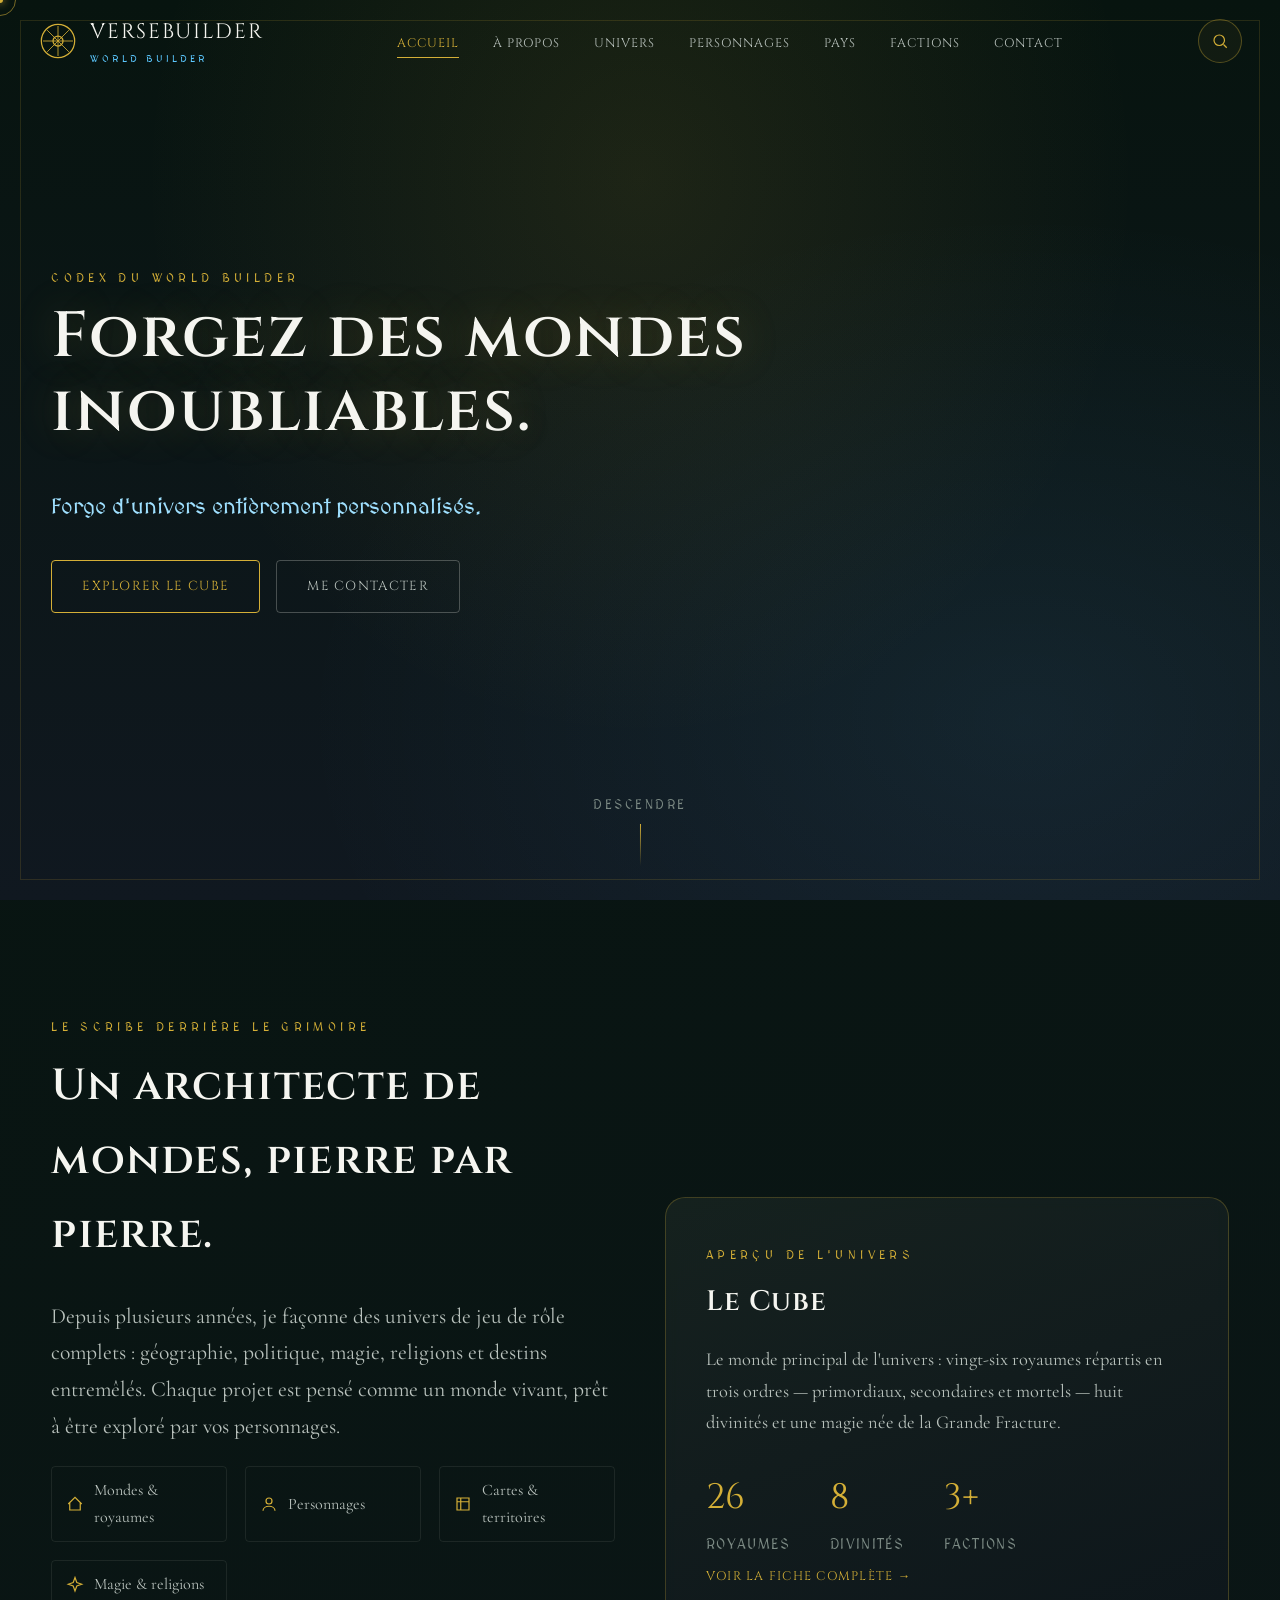
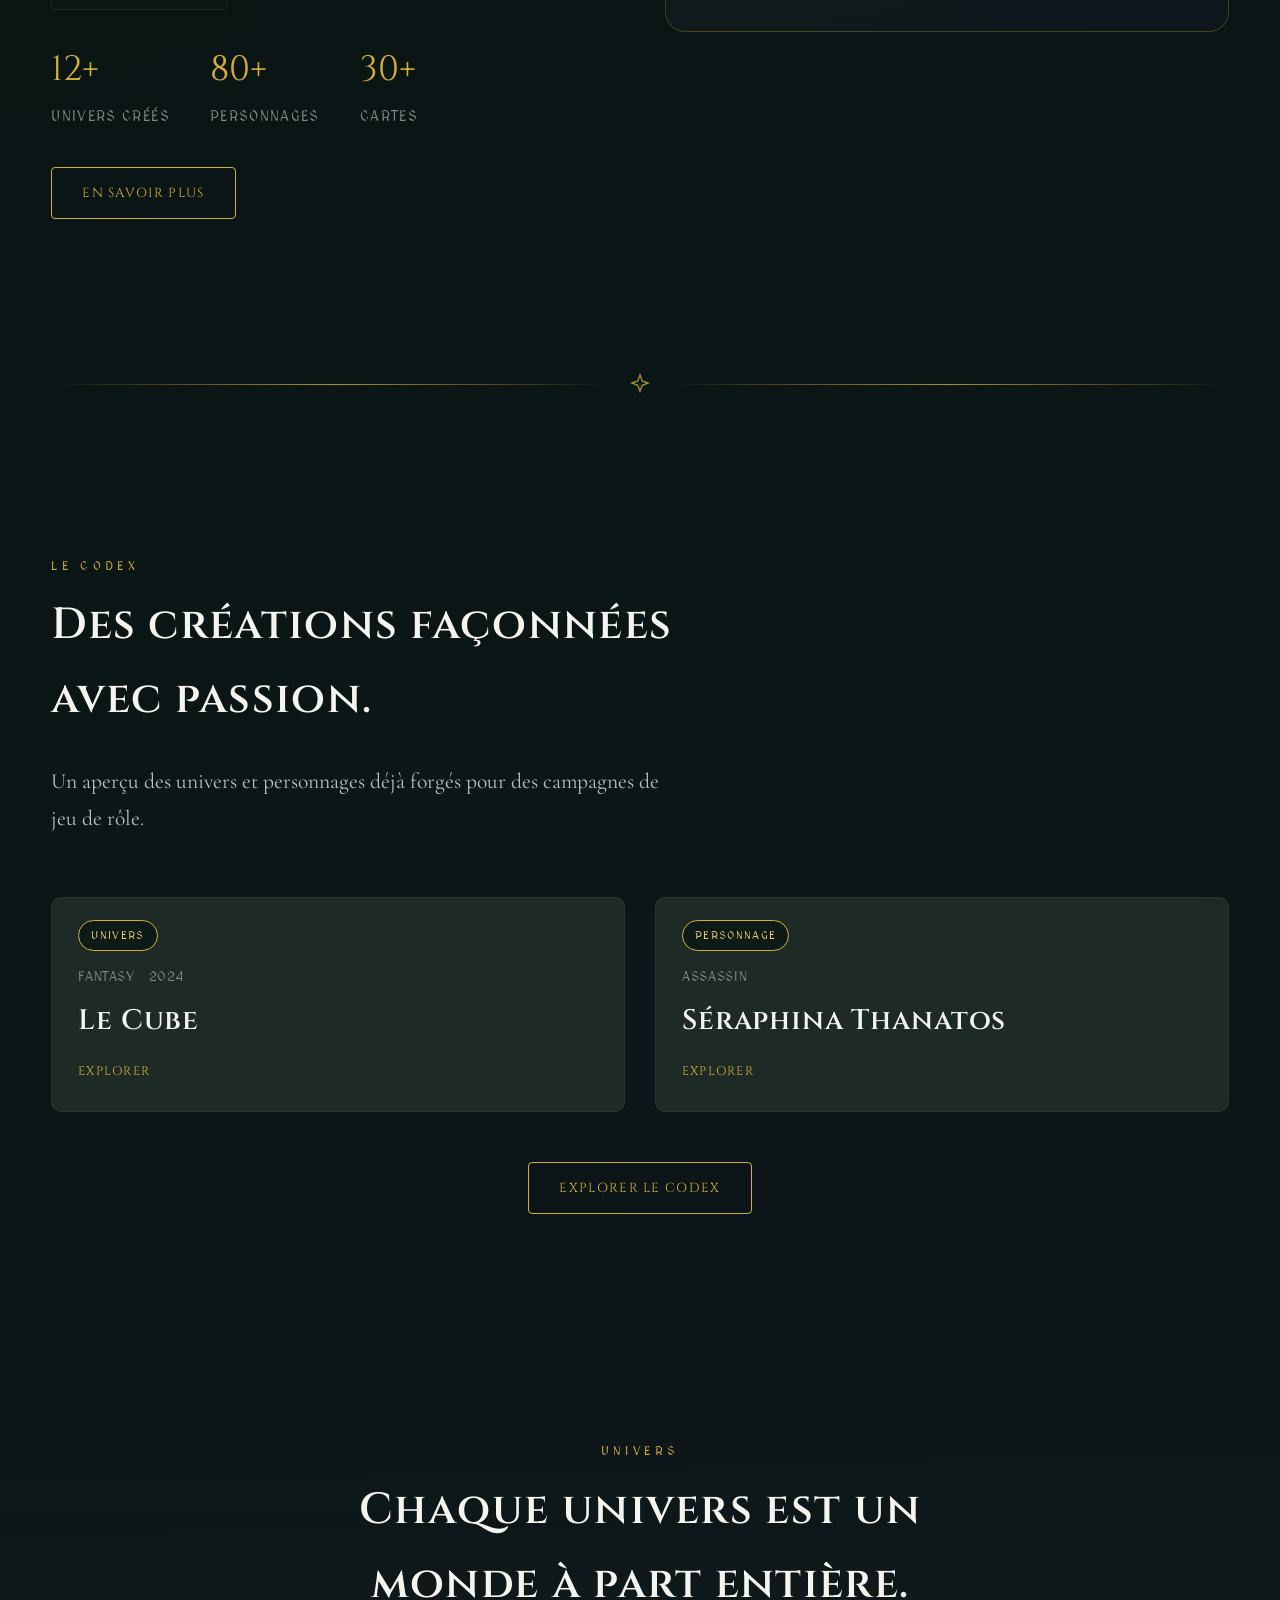
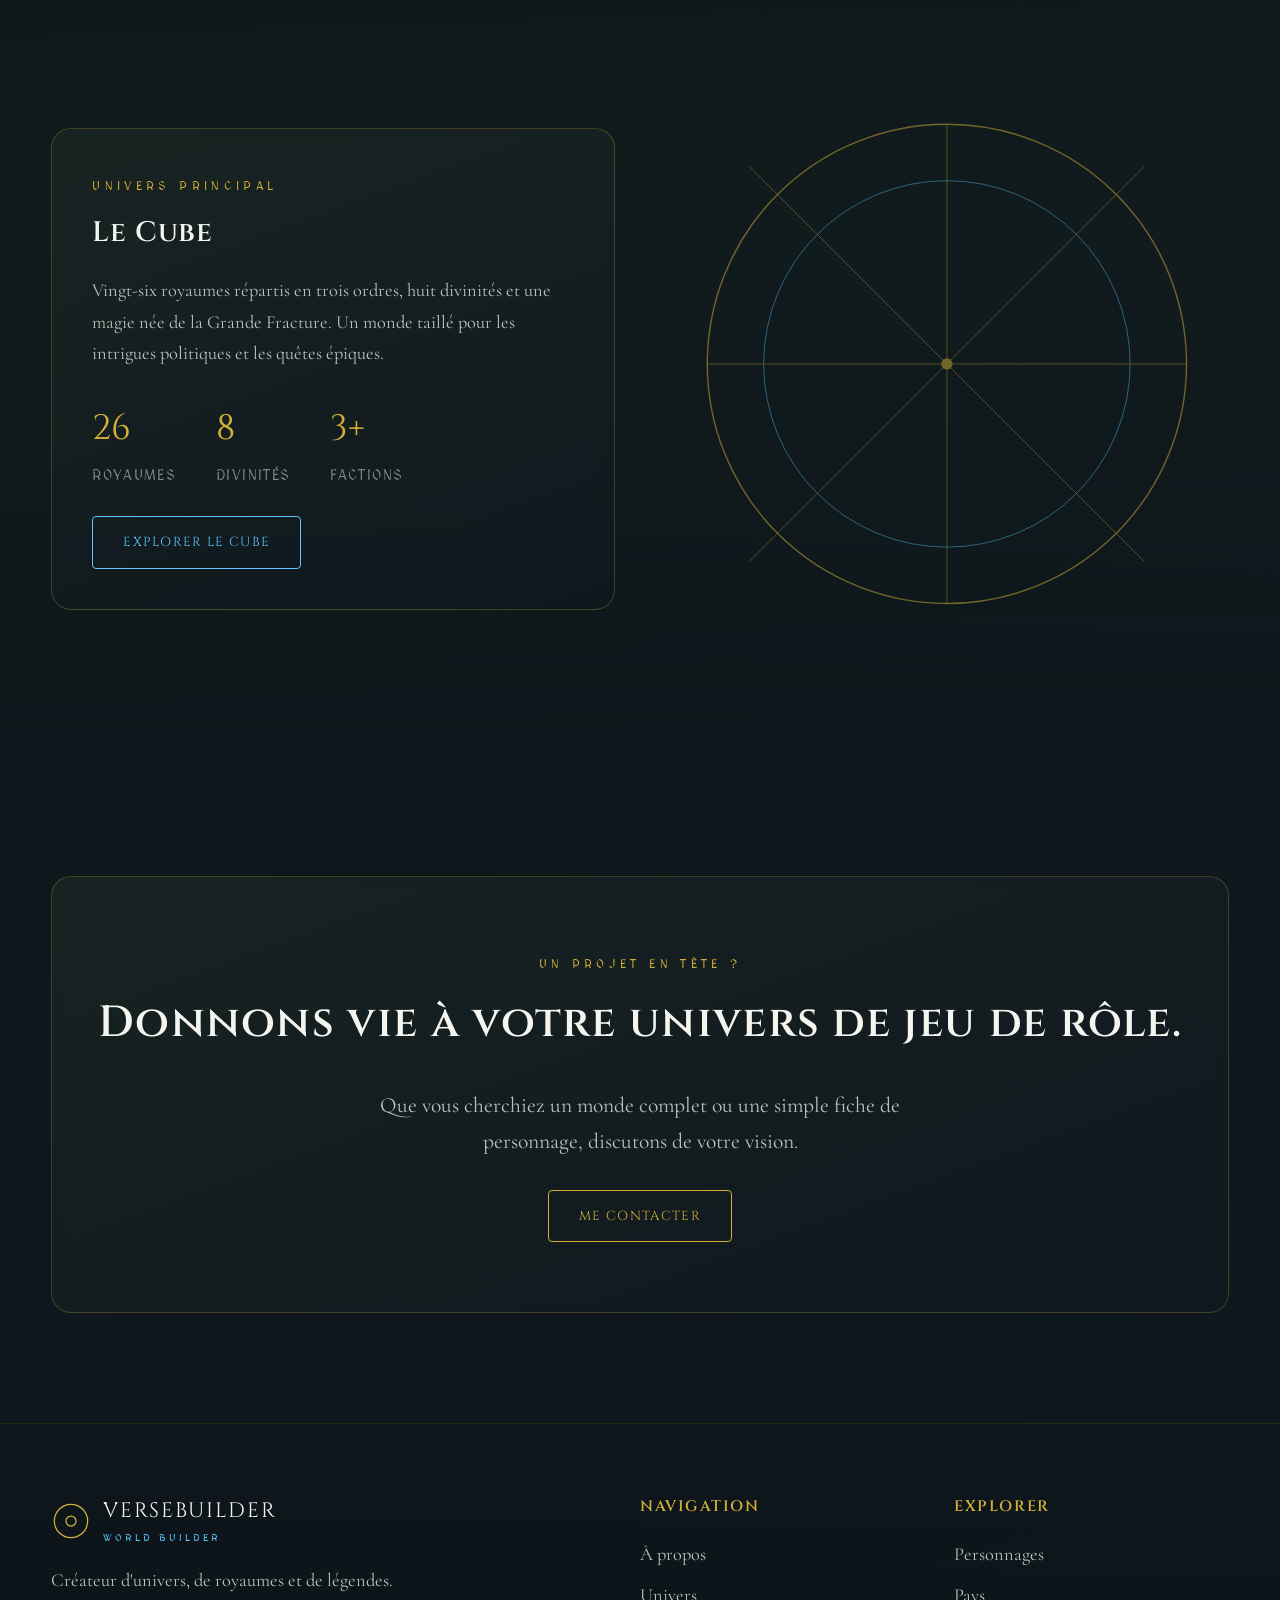
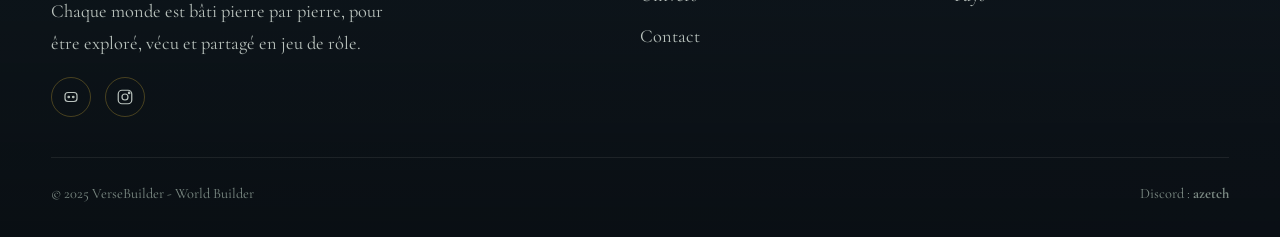
<file: index.html>
<!DOCTYPE html>
<html lang="fr">
<head>
<meta charset="UTF-8">
<meta name="viewport" content="width=device-width, initial-scale=1.0">
<title>VerseBuilder — World Builder | Créateur d'univers RP</title>
<meta name="description" content="VerseBuilder, World Builder : création d'univers de jeu de rôle entièrement personnalisés — mondes, royaumes, personnages et factions.">

<!-- Polices premium -->
<link rel="preconnect" href="https://fonts.googleapis.com">
<link rel="preconnect" href="https://fonts.gstatic.com" crossorigin>
<link href="https://fonts.googleapis.com/css2?family=Cinzel:wght@500;600;700&family=Cormorant+Garamond:ital,wght@0,400;0,500;0,600;1,400&family=MedievalSharp&display=swap" rel="stylesheet">

<!-- Feuille de style principale -->
<link rel="stylesheet" href="style.css">
</head>
<body data-root="">

  <!-- Loader d'entrée -->
  <div id="loader" aria-hidden="true">
    <div class="loader-sigil"></div>
    <div class="loader-text">Ouverture du grimoire…</div>
  </div>

  <!-- Curseur personnalisé -->
  <div class="cursor-dot"></div>
  <div class="cursor-ring"></div>

  <!-- Fond animé : étoiles, brume, carte ancienne, parchemin, vignette -->
  <canvas id="starfield"></canvas>
  <canvas id="fogCanvas"></canvas>
  <div class="map-overlay"></div>
  <div class="parchment-texture"></div>
  <div class="vignette"></div>

  <!-- ============ HEADER ============ -->
  <header class="site-header">
    <div class="header-inner">
      <a href="index.html" class="logo">
        <svg class="logo-sigil" viewBox="0 0 48 48" fill="none" xmlns="http://www.w3.org/2000/svg">
          <circle cx="24" cy="24" r="20" stroke-width="1.5"/>
          <path d="M24 6 L24 42 M6 24 L42 24 M11 11 L37 37 M37 11 L11 37" stroke-width="1"/>
          <circle cx="24" cy="24" r="6" stroke-width="1.5"/>
        </svg>
        <span><span class="name">VERSEBUILDER</span><small>World Builder</small></span>
      </a>
      <nav class="main-nav">
        <ul>
          <li><a href="index.html" class="active">Accueil</a></li>
          <li><a href="about.html">À propos</a></li>
          <li><a href="monde.html">Univers</a></li>
          <li><a href="personnages.html">Personnages</a></li>
          <li><a href="pays.html">Pays</a></li>
          <li><a href="factions.html">Factions</a></li>
          <li><a href="contact.html">Contact</a></li>
        </ul>
      </nav>
      <button class="search-trigger" aria-label="Rechercher dans le codex">
        <svg viewBox="0 0 24 24" fill="none" stroke="currentColor" stroke-width="1.6"><circle cx="11" cy="11" r="7"/><path d="M21 21l-4.3-4.3"/></svg>
      </button>
      <button class="nav-toggle" aria-label="Ouvrir le menu"><span></span><span></span><span></span></button>
    </div>
  </header>

  <!-- ============ HERO ============ -->
  <section class="hero">
    <div class="hero-bg"></div>
    <div class="hero-frame"></div>
    <div class="container">
      <div class="hero-content">
        <span class="eyebrow reveal">Codex du World Builder</span>
        <h1 class="reveal reveal-delay-1">Forgez des mondes inoubliables.</h1>
        <p class="hero-sub reveal reveal-delay-2">Forge d'univers entièrement personnalisés.</p>
        <div class="btn-row reveal reveal-delay-3">
          <a href="monde.html" class="btn">Explorer Le Cube</a>
          <a href="contact.html" class="btn btn-ghost">Me contacter</a>
        </div>
      </div>
    </div>
    <div class="hero-scroll-hint">
      <span>Descendre</span>
      <div class="line"></div>
    </div>
  </section>

  <!-- ============ INTRO / À PROPOS (aperçu) ============ -->
  <section id="apropos">
    <div class="container grid-2">
      <div class="reveal">
        <span class="eyebrow">Le scribe derrière le grimoire</span>
        <h2>Un architecte de mondes, pierre par pierre.</h2>
        <p class="lede">Depuis plusieurs années, je façonne des univers de jeu de rôle complets : géographie, politique, magie, religions et destins entremêlés. Chaque projet est pensé comme un monde vivant, prêt à être exploré par vos personnages.</p>
        <ul class="icon-list">
          <li><svg viewBox="0 0 24 24" fill="none" stroke="currentColor" stroke-width="1.6"><path d="M3 12l9-9 9 9M5 10v10h14V10"/></svg>Mondes &amp; royaumes</li>
          <li><svg viewBox="0 0 24 24" fill="none" stroke="currentColor" stroke-width="1.6"><circle cx="12" cy="8" r="4"/><path d="M4 21c0-4 4-6 8-6s8 2 8 6"/></svg>Personnages</li>
          <li><svg viewBox="0 0 24 24" fill="none" stroke="currentColor" stroke-width="1.6"><path d="M4 4h16v16H4z"/><path d="M4 9h16M9 4v16"/></svg>Cartes &amp; territoires</li>
          <li><svg viewBox="0 0 24 24" fill="none" stroke="currentColor" stroke-width="1.6"><path d="M12 2l2.4 6.6L21 11l-6.6 2.4L12 20l-2.4-6.6L3 11l6.6-2.4z"/></svg>Magie &amp; religions</li>
        </ul>
        <div class="stat-row">
          <div class="stat"><span class="num">12+</span><span class="label">Univers créés</span></div>
          <div class="stat"><span class="num">80+</span><span class="label">Personnages</span></div>
          <div class="stat"><span class="num">30+</span><span class="label">Cartes</span></div>
        </div>
        <div class="btn-row" style="margin-top:36px;">
          <a href="about.html" class="btn">En savoir plus</a>
        </div>
      </div>
      <div class="reveal reveal-delay-2">
        <div class="panel">
          <span class="eyebrow">Aperçu de l'univers</span>
          <h3>Le Cube</h3>
          <p>Le monde principal de l'univers : vingt-six royaumes répartis en trois ordres — primordiaux, secondaires et mortels — huit divinités et une magie née de la Grande Fracture.</p>
          <div class="stat-row">
            <div class="stat"><span class="num">26</span><span class="label">Royaumes</span></div>
            <div class="stat"><span class="num">8</span><span class="label">Divinités</span></div>
            <div class="stat"><span class="num">3+</span><span class="label">Factions</span></div>
          </div>
          <a href="monde.html" class="card-link">Voir la fiche complète →</a>
        </div>
      </div>
    </div>
  </section>

  <div class="container"><div class="divider-fantasy">
    <svg viewBox="0 0 24 24" fill="none" stroke="currentColor" stroke-width="1.4"><path d="M12 2l2.4 6.6L21 11l-6.6 2.4L12 20l-2.4-6.6L3 11l6.6-2.4z"/></svg>
  </div></div>

  <!-- ============ APERÇU DU CODEX ============ -->
  <section id="codex-preview">
    <div class="container">
      <div class="section-head reveal">
        <span class="eyebrow">Le Codex</span>
        <h2>Des créations façonnées avec passion.</h2>
        <p class="lede">Un aperçu des univers et personnages déjà forgés pour des campagnes de jeu de rôle.</p>
      </div>
      <div class="grid-auto">
        <article class="card reveal", onclick="window.location.href='monde.html'">
          <span class="card-tag">Univers</span>
          <div class="card-body">
            <div class="card-meta"><span>Fantasy</span><span>2024</span></div>
            <h3>Le Cube</h3>
            <a href="monde.html" class="card-link">Explorer</a>
          </div>
        </article>
        <article class="card reveal reveal-delay-1" onclick="window.location.href='personnages.html'">
          <span class="card-tag">Personnage</span>
          <div class="card-body">
            <div class="card-meta"><span>Assassin</span></div>
            <h3>Séraphina Thanatos</h3>
            <a href="personnages.html" class="card-link">Explorer</a>
          </div>
        </article>
      </div>
      <div class="btn-row" style="justify-content:center; margin-top:50px;">
        <a href="monde.html" class="btn">Explorer le Codex</a>
      </div>
    </div>
  </section>

  <!-- ============ APERÇU UNIVERS ============ -->
  <section id="univers-preview" style="background:linear-gradient(180deg, transparent, rgba(30,42,38,0.25), transparent);">
    <div class="container">
      <div class="section-head center reveal">
        <span class="eyebrow">Univers</span>
        <h2>Chaque univers est un monde à part entière.</h2>
      </div>
      <div class="grid-2">
        <div class="panel reveal">
          <span class="eyebrow">Univers principal</span>
          <h3>Le Cube</h3>
          <p>Vingt-six royaumes répartis en trois ordres, huit divinités et une magie née de la Grande Fracture. Un monde taillé pour les intrigues politiques et les quêtes épiques.</p>
          <div class="stat-row">
            <div class="stat"><span class="num">26</span><span class="label">Royaumes</span></div>
            <div class="stat"><span class="num">8</span><span class="label">Divinités</span></div>
            <div class="stat"><span class="num">3+</span><span class="label">Factions</span></div>
          </div>
          <div class="btn-row" style="margin-top:26px;"><a href="monde.html" class="btn btn-cyan">Explorer Le Cube</a></div>
        </div>
        <div class="reveal reveal-delay-2">
          <svg viewBox="0 0 400 400" style="width:100%;opacity:.5;">
            <circle cx="200" cy="200" r="170" fill="none" stroke="#D4AF37" stroke-width="1"/>
            <circle cx="200" cy="200" r="130" fill="none" stroke="#5CC8FF" stroke-width="0.6"/>
            <path d="M200 30 L200 370 M30 200 L370 200 M60 60 L340 340 M340 60 L60 340" stroke="#D4AF37" stroke-width="0.5"/>
            <circle cx="200" cy="200" r="4" fill="#D4AF37"/>
          </svg>
        </div>
      </div>
    </div>
  </section>

  <!-- ============ CTA FINAL ============ -->
  <section id="cta-contact">
    <div class="container">
      <div class="panel reveal" style="text-align:center; padding:70px 40px;">
        <span class="eyebrow">Un projet en tête ?</span>
        <h2>Donnons vie à votre univers de jeu de rôle.</h2>
        <p class="lede" style="margin:0 auto 30px;">Que vous cherchiez un monde complet ou une simple fiche de personnage, discutons de votre vision.</p>
        <div class="btn-row" style="justify-content:center;">
          <a href="contact.html" class="btn">Me contacter</a>
        </div>
      </div>
    </div>
  </section>

  <!-- ============ FOOTER ============ -->
  <footer class="site-footer">
    <div class="container">
      <div class="footer-grid">
        <div>
          <div class="logo" style="margin-bottom:16px;">
            <svg class="logo-sigil" viewBox="0 0 48 48" fill="none" xmlns="http://www.w3.org/2000/svg"><circle cx="24" cy="24" r="20" stroke-width="1.5"/><circle cx="24" cy="24" r="6" stroke-width="1.5"/></svg>
            <span><span class="name">VERSEBUILDER</span><small>World Builder</small></span>
          </div>
          <p style="max-width:38ch;">Créateur d'univers, de royaumes et de légendes. Chaque monde est bâti pierre par pierre, pour être exploré, vécu et partagé en jeu de rôle.</p>
          <div class="footer-social">
            <a href="https://discord.com" target="_blank" rel="noopener" aria-label="Discord"><svg viewBox="0 0 24 24" fill="none" stroke="currentColor" stroke-width="1.6"><rect x="4" y="6" width="16" height="12" rx="4"/><circle cx="9" cy="12" r="1"/><circle cx="15" cy="12" r="1"/></svg></a>
            <a data-config-instagram target="_blank" rel="noopener" aria-label="Instagram"><svg viewBox="0 0 24 24" fill="none" stroke="currentColor" stroke-width="1.6"><rect x="3" y="3" width="18" height="18" rx="5"/><circle cx="12" cy="12" r="4"/><circle cx="17.5" cy="6.5" r="1"/></svg></a>
          </div>
        </div>
        <div>
          <h4>Navigation</h4>
          <ul>
            <li><a href="about.html">À propos</a></li>
            <li><a href="monde.html">Univers</a></li>
            <li><a href="contact.html">Contact</a></li>
          </ul>
        </div>
        <div>
          <h4>Explorer</h4>
          <ul>
            <li><a href="personnages.html">Personnages</a></li>
            <li><a href="pays.html">Pays</a></li>
          </ul>
        </div>
      </div>
      <div class="footer-bottom">
        <span>© 2025 <span data-config-author>VerseBuilder</span> - World Builder</span>
        <span>Discord : <strong data-config-discord>azetch</strong></span>
      </div>
    </div>
  </footer>

  <button id="backToTop" aria-label="Retour en haut"><svg viewBox="0 0 24 24" fill="none" stroke="currentColor" stroke-width="2"><path d="M12 19V5M5 12l7-7 7 7"/></svg></button>

  <!-- Overlay de recherche globale -->
  <div class="search-overlay" id="searchOverlay">
    <button class="search-close" aria-label="Fermer la recherche">&times;</button>
    <div class="search-box">
      <input type="text" placeholder="Rechercher un monde, un pays, un personnage…" autocomplete="off">
      <div class="search-results"></div>
    </div>
  </div>

  <script src="config.js"></script>
  <script src="script.js"></script>
</body>
</html>
</file>
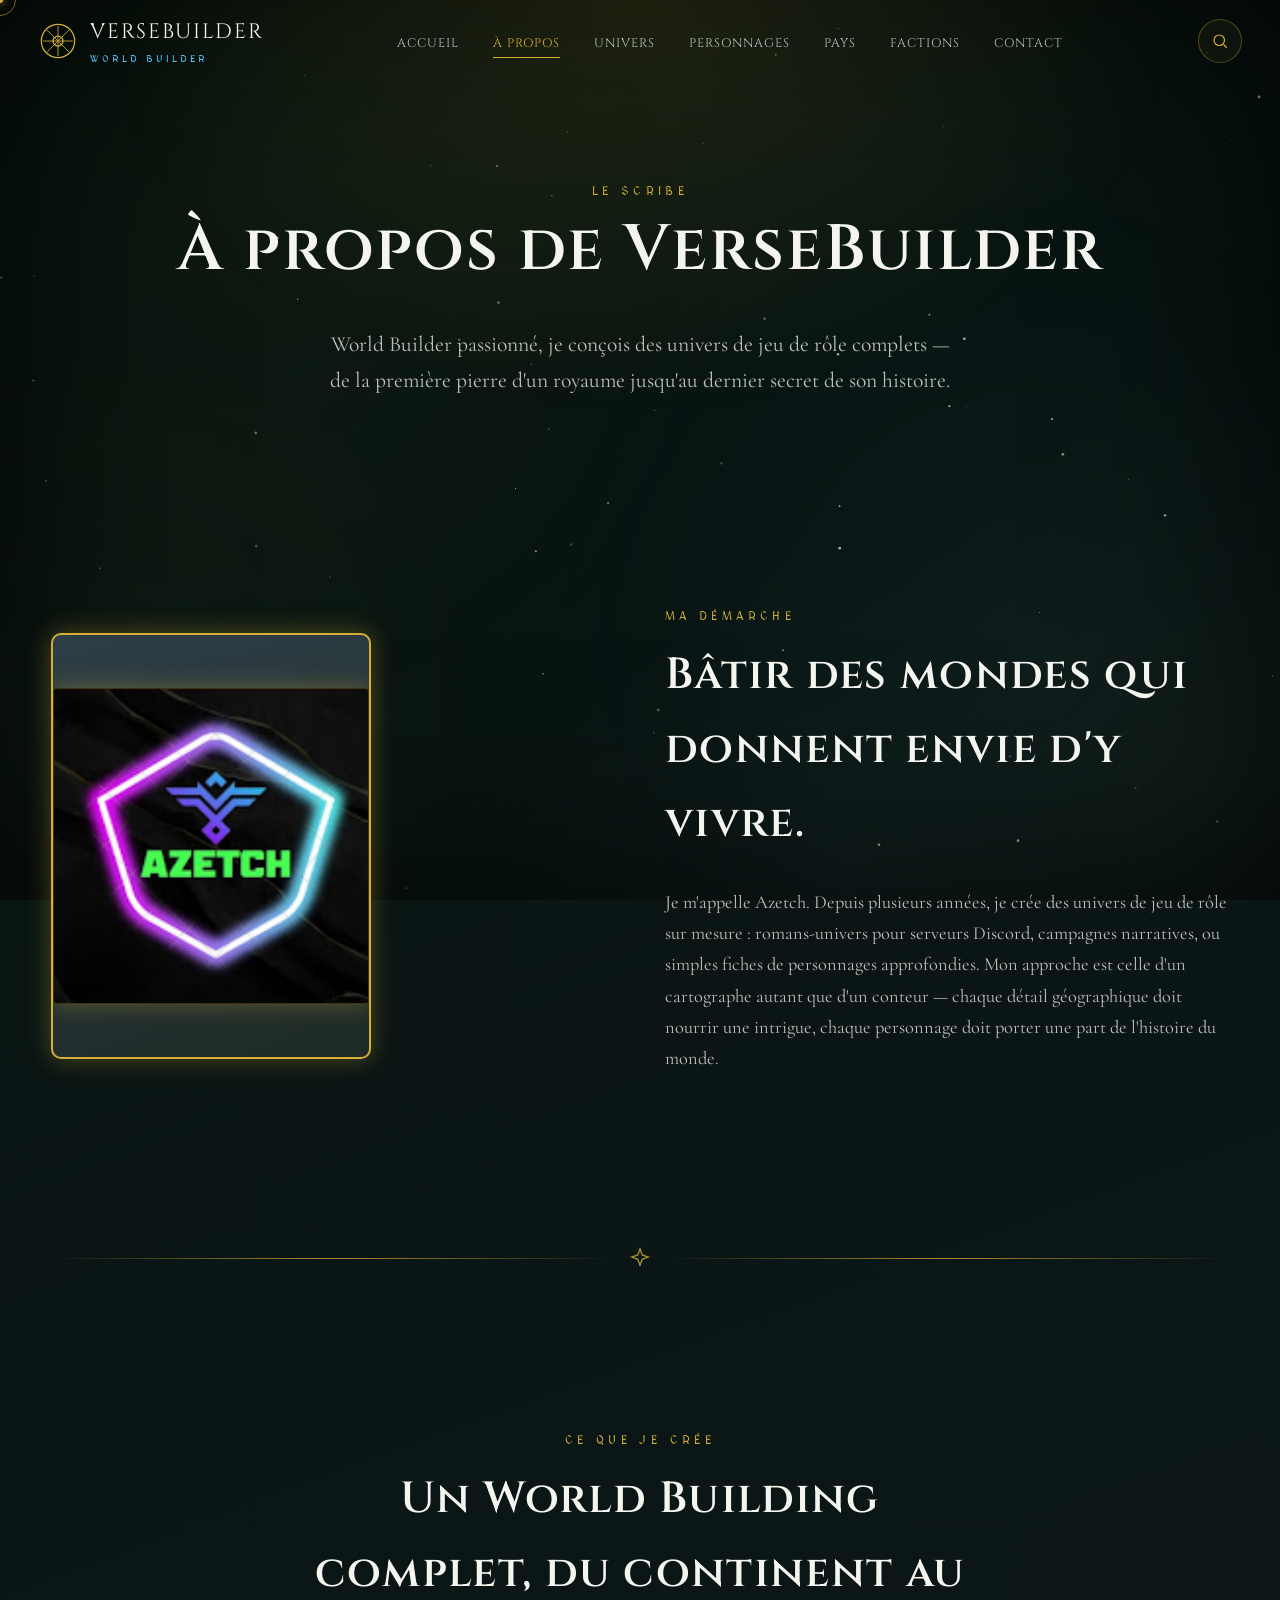
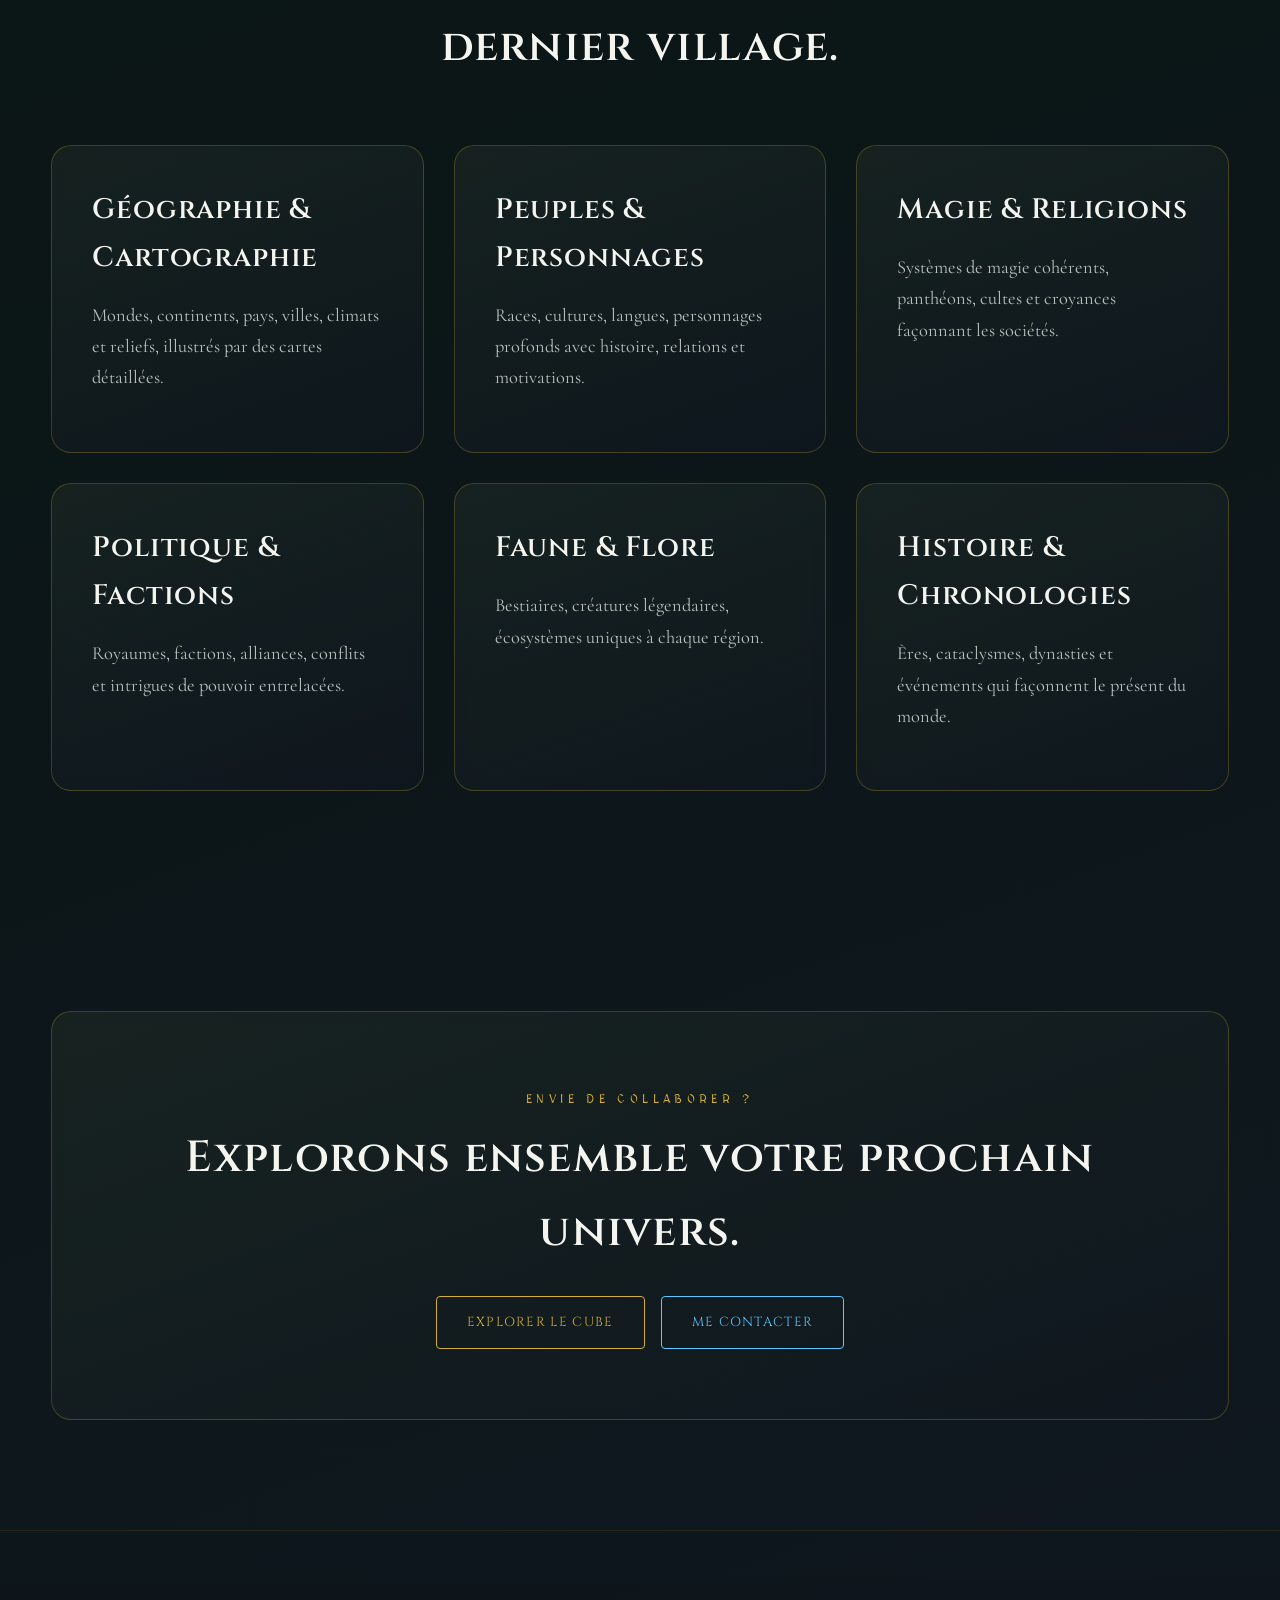
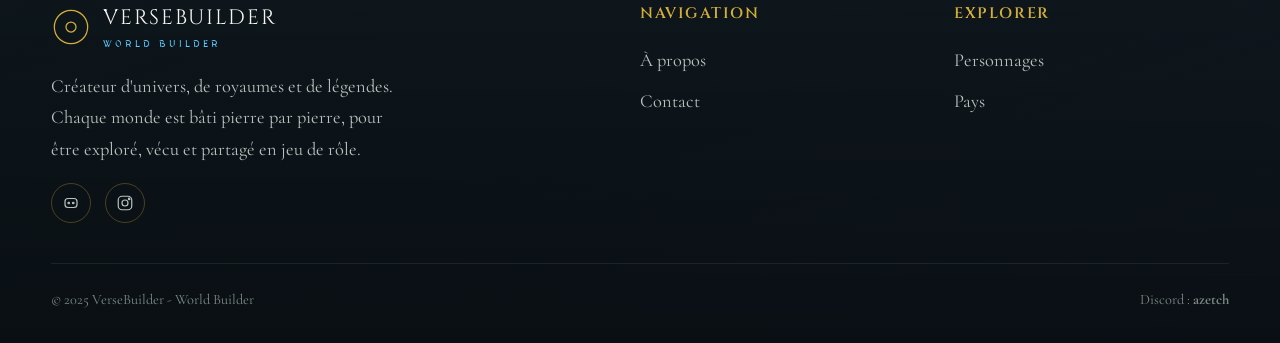
<file: about.html>
<!DOCTYPE html>
<html lang="fr">
<head>
<meta charset="UTF-8">
<meta name="viewport" content="width=device-width, initial-scale=1.0">
<title>À propos — VerseBuilder, World Builder</title>
<meta name="description" content="Découvrez le travail du World Builder VerseBuilder : création de mondes, royaumes, personnages, magie et cartographie pour vos campagnes de jeu de rôle.">
<link rel="preconnect" href="https://fonts.googleapis.com">
<link rel="preconnect" href="https://fonts.gstatic.com" crossorigin>
<link href="https://fonts.googleapis.com/css2?family=Cinzel:wght@500;600;700&family=Cormorant+Garamond:ital,wght@0,400;0,500;0,600;1,400&family=MedievalSharp&display=swap" rel="stylesheet">
<link rel="stylesheet" href="style.css">
</head>
<body data-root="">

  <div id="loader" aria-hidden="true">
    <div class="loader-sigil"></div>
    <div class="loader-text">Ouverture du grimoire…</div>
  </div>
  <div class="cursor-dot"></div>
  <div class="cursor-ring"></div>
  <canvas id="starfield"></canvas>
  <canvas id="fogCanvas"></canvas>
  <div class="map-overlay"></div>
  <div class="parchment-texture"></div>
  <div class="vignette"></div>

  <header class="site-header">
    <div class="header-inner">
      <a href="index.html" class="logo">
        <svg class="logo-sigil" viewBox="0 0 48 48" fill="none" xmlns="http://www.w3.org/2000/svg"><circle cx="24" cy="24" r="20" stroke-width="1.5"/><path d="M24 6 L24 42 M6 24 L42 24 M11 11 L37 37 M37 11 L11 37" stroke-width="1"/><circle cx="24" cy="24" r="6" stroke-width="1.5"/></svg>
        <span><span class="name">VERSEBUILDER</span><small>World Builder</small></span>
      </a>
      <nav class="main-nav">
        <ul>
          <li><a href="index.html">Accueil</a></li>
          <li><a href="about.html" class="active">À propos</a></li>
          <li><a href="monde.html">Univers</a></li>
          <li><a href="personnages.html">Personnages</a></li>
          <li><a href="pays.html">Pays</a></li>
          <li><a href="factions.html">Factions</a></li>
          <li><a href="contact.html">Contact</a></li>
        </ul>
      </nav>
      <button class="search-trigger" aria-label="Rechercher dans le codex"><svg viewBox="0 0 24 24" fill="none" stroke="currentColor" stroke-width="1.6"><circle cx="11" cy="11" r="7"/><path d="M21 21l-4.3-4.3"/></svg></button>
      <button class="nav-toggle" aria-label="Ouvrir le menu"><span></span><span></span><span></span></button>
    </div>
  </header>

  <section class="page-hero">
    <div class="container">
      <span class="eyebrow reveal">Le scribe</span>
      <h1 class="reveal reveal-delay-1">À propos de VerseBuilder</h1>
      <p class="lede reveal reveal-delay-2" style="margin:0 auto;">World Builder passionné, je conçois des univers de jeu de rôle complets — de la première pierre d'un royaume jusqu'au dernier secret de son histoire.</p>
    </div>
  </section>

  <section>
    <div class="container grid-2">
      <div class="reveal">
        <div class="sheet-portrait" style="max-width:320px;">
          <div class="codex-entry-media">
          <img src="images/about/portrait.jpg" alt="Portrait de VerseBuilder, créateur d'univers de jeu de rôle" width="320" height="320">
          <svg viewBox="0 0 100 130" fill="none" stroke="#D4AF37" stroke-width="1"><circle cx="50" cy="40" r="22"/><path d="M15 120c0-30 15-45 35-45s35 15 35 45"/></svg>
          </div>
        </div>
      </div>
      <div class="reveal reveal-delay-1">
        <span class="eyebrow">Ma démarche</span>
        <h2>Bâtir des mondes qui donnent envie d'y vivre.</h2>
        <p>Je m'appelle Azetch. Depuis plusieurs années, je crée des univers de jeu de rôle sur mesure : romans-univers pour serveurs Discord, campagnes narratives, ou simples fiches de personnages approfondies. Mon approche est celle d'un cartographe autant que d'un conteur — chaque détail géographique doit nourrir une intrigue, chaque personnage doit porter une part de l'histoire du monde.</p>
      </div>
    </div>
  </section>

  <div class="container"><div class="divider-fantasy"><svg viewBox="0 0 24 24" fill="none" stroke="currentColor" stroke-width="1.4"><path d="M12 2l2.4 6.6L21 11l-6.6 2.4L12 20l-2.4-6.6L3 11l6.6-2.4z"/></svg></div></div>

  <section>
    <div class="container">
      <div class="section-head center reveal">
        <span class="eyebrow">Ce que je crée</span>
        <h2>Un World Building complet, du continent au dernier village.</h2>
      </div>
      <div class="grid-auto">
        <article class="panel reveal">
          <h3>Géographie &amp; Cartographie</h3>
          <p>Mondes, continents, pays, villes, climats et reliefs, illustrés par des cartes détaillées.</p>
        </article>
        <article class="panel reveal reveal-delay-1">
          <h3>Peuples &amp; Personnages</h3>
          <p>Races, cultures, langues, personnages profonds avec histoire, relations et motivations.</p>
        </article>
        <article class="panel reveal reveal-delay-2">
          <h3>Magie &amp; Religions</h3>
          <p>Systèmes de magie cohérents, panthéons, cultes et croyances façonnant les sociétés.</p>
        </article>
        <article class="panel reveal">
          <h3>Politique &amp; Factions</h3>
          <p>Royaumes, factions, alliances, conflits et intrigues de pouvoir entrelacées.</p>
        </article>
        <article class="panel reveal reveal-delay-1">
          <h3>Faune &amp; Flore</h3>
          <p>Bestiaires, créatures légendaires, écosystèmes uniques à chaque région.</p>
        </article>
        <article class="panel reveal reveal-delay-2">
          <h3>Histoire &amp; Chronologies</h3>
          <p>Ères, cataclysmes, dynasties et événements qui façonnent le présent du monde.</p>
        </article>
      </div>
    </div>
  </section>

  <section>
    <div class="container">
      <div class="panel reveal" style="text-align:center; padding:70px 40px;">
        <span class="eyebrow">Envie de collaborer ?</span>
        <h2>Explorons ensemble votre prochain univers.</h2>
        <div class="btn-row" style="justify-content:center;">
          <a href="monde.html" class="btn">Explorer Le Cube</a>
          <a href="contact.html" class="btn btn-cyan">Me contacter</a>
        </div>
      </div>
    </div>
  </section>

  <footer class="site-footer">
    <div class="container">
      <div class="footer-grid">
        <div>
          <div class="logo" style="margin-bottom:16px;">
            <svg class="logo-sigil" viewBox="0 0 48 48" fill="none" xmlns="http://www.w3.org/2000/svg"><circle cx="24" cy="24" r="20" stroke-width="1.5"/><circle cx="24" cy="24" r="6" stroke-width="1.5"/></svg>
            <span><span class="name">VERSEBUILDER</span><small>World Builder</small></span>
          </div>
          <p style="max-width:38ch;">Créateur d'univers, de royaumes et de légendes. Chaque monde est bâti pierre par pierre, pour être exploré, vécu et partagé en jeu de rôle.</p>
          <div class="footer-social">
            <a href="https://discord.com" target="_blank" rel="noopener" aria-label="Discord"><svg viewBox="0 0 24 24" fill="none" stroke="currentColor" stroke-width="1.6"><rect x="4" y="6" width="16" height="12" rx="4"/><circle cx="9" cy="12" r="1"/><circle cx="15" cy="12" r="1"/></svg></a>
            <a data-config-instagram target="_blank" rel="noopener" aria-label="Instagram"><svg viewBox="0 0 24 24" fill="none" stroke="currentColor" stroke-width="1.6"><rect x="3" y="3" width="18" height="18" rx="5"/><circle cx="12" cy="12" r="4"/><circle cx="17.5" cy="6.5" r="1"/></svg></a>
          </div>
        </div>
        <div>
          <h4>Navigation</h4>
          <ul>
            <li><a href="about.html">À propos</a></li>
            <li><a href="contact.html">Contact</a></li>
          </ul>
        </div>
        <div>
          <h4>Explorer</h4>
          <ul>
            <li><a href="personnages.html">Personnages</a></li>
            <li><a href="pays.html">Pays</a></li>
          </ul>
        </div>
      </div>
      <div class="footer-bottom">
        <span>© 2025 <span data-config-author>VerseBuilder</span> - World Builder</span>
        <span>Discord : <strong data-config-discord>azetch</strong></span>
      </div>
    </div>
  </footer>

  <button id="backToTop" aria-label="Retour en haut"><svg viewBox="0 0 24 24" fill="none" stroke="currentColor" stroke-width="2"><path d="M12 19V5M5 12l7-7 7 7"/></svg></button>

  <div class="search-overlay" id="searchOverlay">
    <button class="search-close" aria-label="Fermer la recherche">&times;</button>
    <div class="search-box">
      <input type="text" placeholder="Rechercher un monde, un pays, un personnage…" autocomplete="off">
      <div class="search-results"></div>
    </div>
  </div>

  <script src="config.js"></script>
  <script src="script.js"></script>
</body>
</html>
</file>
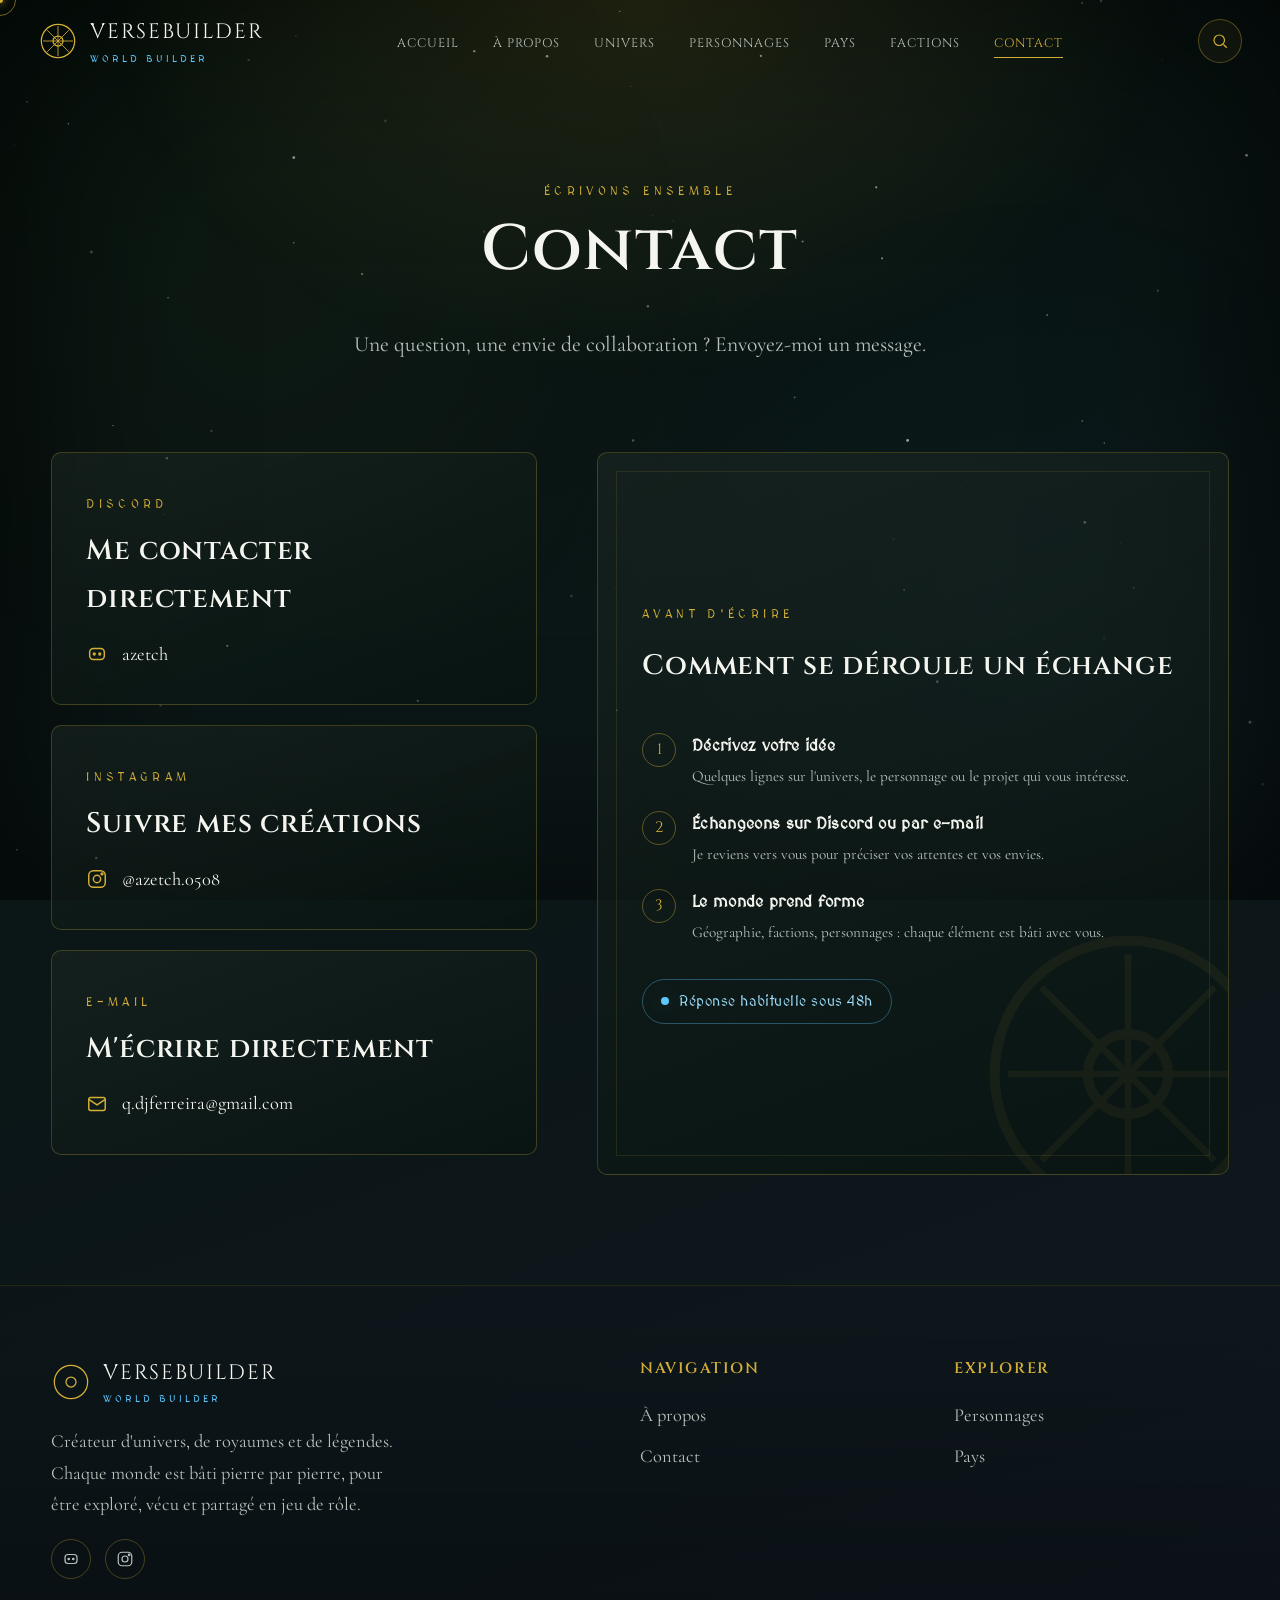
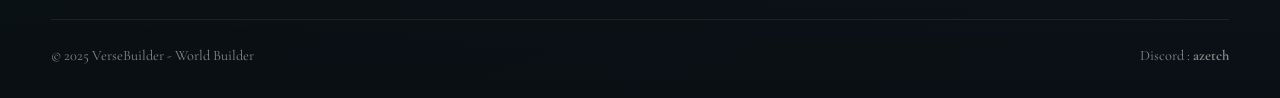
<file: contact.html>
<!DOCTYPE html>
<html lang="fr">
<head>
<meta charset="UTF-8">
<meta name="viewport" content="width=device-width, initial-scale=1.0">
<title>Contact — VerseBuilder, World Builder</title>
<meta name="description" content="Contactez VerseBuilder, World Builder, pour vos projets de création d'univers de jeu de rôle.">
<link rel="preconnect" href="https://fonts.googleapis.com">
<link rel="preconnect" href="https://fonts.gstatic.com" crossorigin>
<link href="https://fonts.googleapis.com/css2?family=Cinzel:wght@500;600;700&family=Cormorant+Garamond:ital,wght@0,400;0,500;0,600;1,400&family=MedievalSharp&display=swap" rel="stylesheet">
<link rel="stylesheet" href="style.css">
</head>
<body data-root="">

  <div id="loader" aria-hidden="true">
    <div class="loader-sigil"></div>
    <div class="loader-text">Ouverture du grimoire…</div>
  </div>
  <div class="cursor-dot"></div>
  <div class="cursor-ring"></div>
  <canvas id="starfield"></canvas>
  <canvas id="fogCanvas"></canvas>
  <div class="map-overlay"></div>
  <div class="parchment-texture"></div>
  <div class="vignette"></div>
  <header class="site-header">
    <div class="header-inner">
      <a href="index.html" class="logo">
        <svg class="logo-sigil" viewBox="0 0 48 48" fill="none" xmlns="http://www.w3.org/2000/svg"><circle cx="24" cy="24" r="20" stroke-width="1.5"/><path d="M24 6 L24 42 M6 24 L42 24 M11 11 L37 37 M37 11 L11 37" stroke-width="1"/><circle cx="24" cy="24" r="6" stroke-width="1.5"/></svg>
        <span><span class="name">VERSEBUILDER</span><small>World Builder</small></span>
      </a>
      <nav class="main-nav">
        <ul>
          <li><a href="index.html">Accueil</a></li>
          <li><a href="about.html">À propos</a></li>
          <li><a href="monde.html">Univers</a></li>
          <li><a href="personnages.html">Personnages</a></li>
          <li><a href="pays.html">Pays</a></li>
          <li><a href="factions.html">Factions</a></li>
          <li><a href="contact.html" class="active">Contact</a></li>
        </ul>
      </nav>
      <button class="search-trigger" aria-label="Rechercher dans le codex"><svg viewBox="0 0 24 24" fill="none" stroke="currentColor" stroke-width="1.6"><circle cx="11" cy="11" r="7"/><path d="M21 21l-4.3-4.3"/></svg></button>
      <button class="nav-toggle" aria-label="Ouvrir le menu"><span></span><span></span><span></span></button>
    </div>
  </header>

  <section class="page-hero">
    <div class="container">
      <span class="eyebrow reveal">Écrivons ensemble</span>
      <h1 class="reveal reveal-delay-1">Contact</h1>
      <p class="lede reveal reveal-delay-2" style="margin:0 auto;">Une question, une envie de collaboration ? Envoyez-moi un message.</p>
    </div>
  </section>

  <section style="padding-top:0;">
    <div class="container contact-grid">

      <div class="reveal">
        <div class="contact-info-card">
          <span class="eyebrow">Discord</span>
          <h3 style="margin-bottom:0;">Me contacter directement</h3>
          <div class="row">
            <svg viewBox="0 0 24 24" fill="none" stroke="currentColor" stroke-width="1.6"><rect x="4" y="6" width="16" height="12" rx="4"/><circle cx="9" cy="12" r="1"/><circle cx="15" cy="12" r="1"/></svg>
            <span data-config-discord>azetch</span>
          </div>
        </div>
        <div class="contact-info-card">
          <span class="eyebrow">Instagram</span>
          <h3 style="margin-bottom:0;">Suivre mes créations</h3>
          <div class="row">
            <svg viewBox="0 0 24 24" fill="none" stroke="currentColor" stroke-width="1.6"><rect x="3" y="3" width="18" height="18" rx="5"/><circle cx="12" cy="12" r="4"/><circle cx="17.5" cy="6.5" r="1"/></svg>
            <a data-config-instagram target="_blank" rel="noopener">@azetch.0508</a>
          </div>
        </div>
        <div class="contact-info-card">
          <span class="eyebrow">E-mail</span>
          <h3 style="margin-bottom:0;">M'écrire directement</h3>
          <div class="row">
            <svg viewBox="0 0 24 24" fill="none" stroke="currentColor" stroke-width="1.6"><rect x="3" y="5" width="18" height="14" rx="2"/><path d="M3 7l9 6 9-6"/></svg>
            <a data-config-email></a>
          </div>
        </div>
      </div>

      <div class="reveal reveal-delay-1">
        <div class="contact-visual">
          <svg class="sigil-bg" viewBox="0 0 48 48" fill="none" stroke="currentColor"><circle cx="24" cy="24" r="20" stroke-width="1.5"/><path d="M24 6 L24 42 M6 24 L42 24 M11 11 L37 37 M37 11 L11 37" stroke-width="1"/><circle cx="24" cy="24" r="6" stroke-width="1.5"/></svg>
          <span class="eyebrow">Avant d'écrire</span>
          <h3>Comment se déroule un échange</h3>
          <ul class="contact-steps">
            <li>
              <span class="num">1</span>
              <div><strong>Décrivez votre idée</strong><span class="desc">Quelques lignes sur l'univers, le personnage ou le projet qui vous intéresse.</span></div>
            </li>
            <li>
              <span class="num">2</span>
              <div><strong>Échangeons sur Discord ou par e-mail</strong><span class="desc">Je reviens vers vous pour préciser vos attentes et vos envies.</span></div>
            </li>
            <li>
              <span class="num">3</span>
              <div><strong>Le monde prend forme</strong><span class="desc">Géographie, factions, personnages : chaque élément est bâti avec vous.</span></div>
            </li>
          </ul>
          <div class="response-badge"><span class="dot"></span>Réponse habituelle sous 48h</div>
        </div>
      </div>

    </div>
  </section>

  <footer class="site-footer">
    <div class="container">
      <div class="footer-grid">
        <div>
          <div class="logo" style="margin-bottom:16px;">
            <svg class="logo-sigil" viewBox="0 0 48 48" fill="none" xmlns="http://www.w3.org/2000/svg"><circle cx="24" cy="24" r="20" stroke-width="1.5"/><circle cx="24" cy="24" r="6" stroke-width="1.5"/></svg>
            <span><span class="name">VERSEBUILDER</span><small>World Builder</small></span>
          </div>
          <p style="max-width:38ch;">Créateur d'univers, de royaumes et de légendes. Chaque monde est bâti pierre par pierre, pour être exploré, vécu et partagé en jeu de rôle.</p>
          <div class="footer-social">
            <a href="https://discord.com" target="_blank" rel="noopener" aria-label="Discord"><svg viewBox="0 0 24 24" fill="none" stroke="currentColor" stroke-width="1.6"><rect x="4" y="6" width="16" height="12" rx="4"/><circle cx="9" cy="12" r="1"/><circle cx="15" cy="12" r="1"/></svg></a>
            <a data-config-instagram target="_blank" rel="noopener" aria-label="Instagram"><svg viewBox="0 0 24 24" fill="none" stroke="currentColor" stroke-width="1.6"><rect x="3" y="3" width="18" height="18" rx="5"/><circle cx="12" cy="12" r="4"/><circle cx="17.5" cy="6.5" r="1"/></svg></a>
          </div>
        </div>
        <div>
          <h4>Navigation</h4>
          <ul>
            <li><a href="about.html">À propos</a></li>
            <li><a href="contact.html">Contact</a></li>
          </ul>
        </div>
        <div>
          <h4>Explorer</h4>
          <ul>
            <li><a href="personnages.html">Personnages</a></li>
            <li><a href="pays.html">Pays</a></li>
          </ul>
        </div>
      </div>
      <div class="footer-bottom">
        <span>© 2025 <span data-config-author>VerseBuilder</span> - World Builder</span>
        <span>Discord : <strong data-config-discord>azetch</strong></span>
      </div>
    </div>
  </footer>

  <button id="backToTop" aria-label="Retour en haut"><svg viewBox="0 0 24 24" fill="none" stroke="currentColor" stroke-width="2"><path d="M12 19V5M5 12l7-7 7 7"/></svg></button>

  <div class="search-overlay" id="searchOverlay">
    <button class="search-close" aria-label="Fermer la recherche">&times;</button>
    <div class="search-box">
      <input type="text" placeholder="Rechercher un monde, un pays, un personnage…" autocomplete="off">
      <div class="search-results"></div>
    </div>
  </div>

  <script src="config.js"></script>
  <script src="script.js"></script>
</body>
</html>
</file>
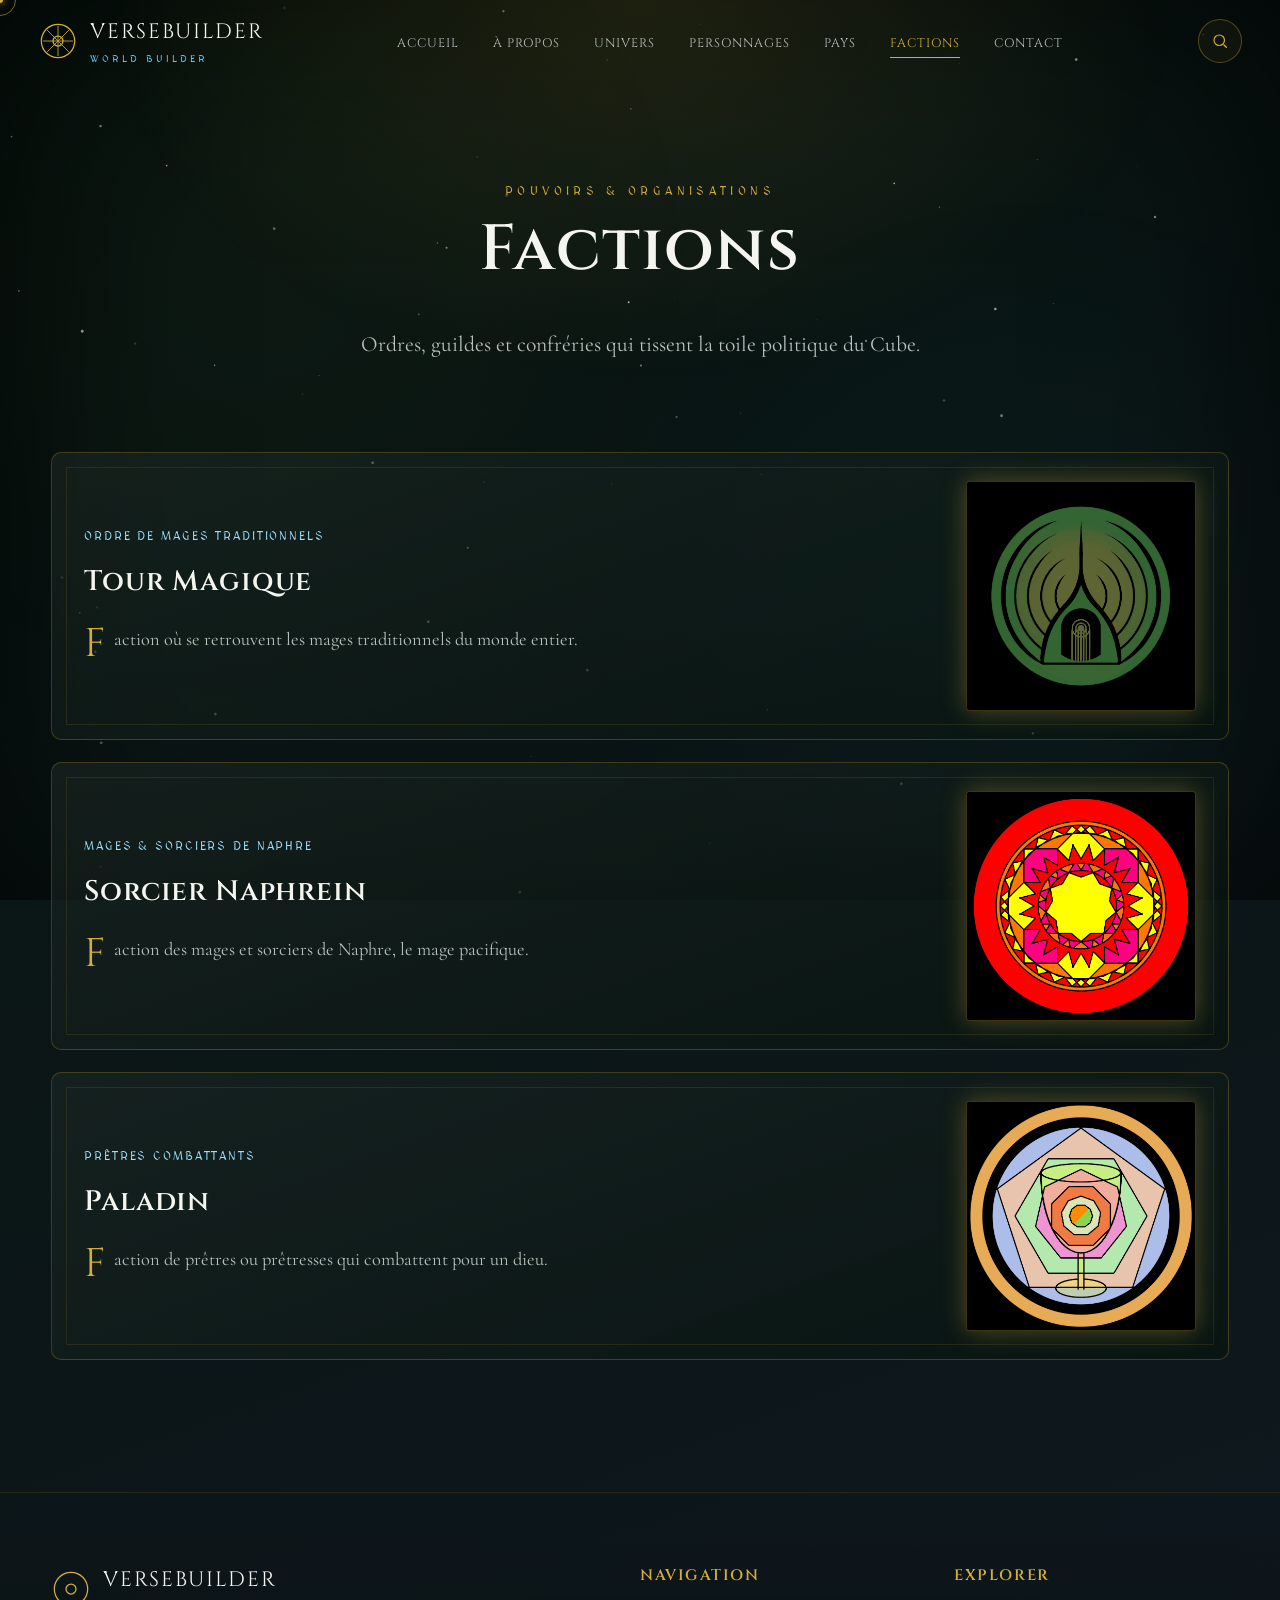
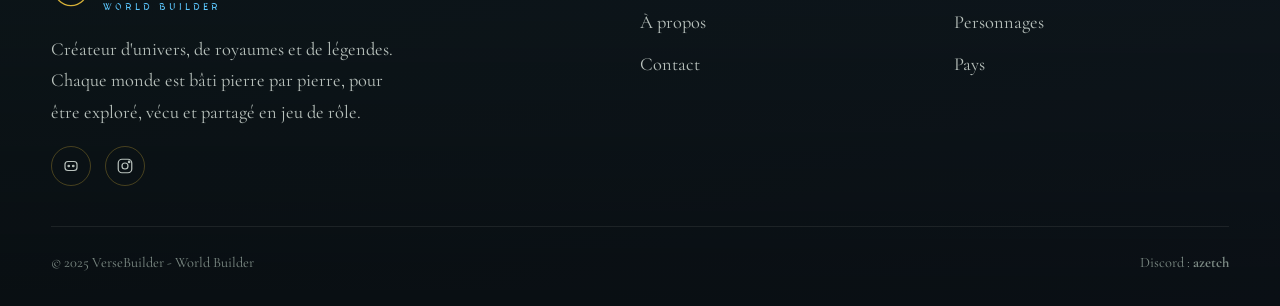
<file: factions.html>
<!DOCTYPE html>
<html lang="fr">
<head>
<meta charset="UTF-8">
<meta name="viewport" content="width=device-width, initial-scale=1.0">
<title>Factions — VerseBuilder, World Builder</title>
<meta name="description" content="Ordres, guildes et confréries qui tissent la toile politique du Cube.">
<link rel="preconnect" href="https://fonts.googleapis.com">
<link rel="preconnect" href="https://fonts.gstatic.com" crossorigin>
<link href="https://fonts.googleapis.com/css2?family=Cinzel:wght@500;600;700&family=Cormorant+Garamond:ital,wght@0,400;0,500;0,600;1,400&family=MedievalSharp&display=swap" rel="stylesheet">
<link rel="stylesheet" href="style.css">
</head>
<body data-root="">

  <div id="loader" aria-hidden="true">
    <div class="loader-sigil"></div>
    <div class="loader-text">Ouverture du grimoire…</div>
  </div>
  <div class="cursor-dot"></div>
  <div class="cursor-ring"></div>
  <canvas id="starfield"></canvas>
  <canvas id="fogCanvas"></canvas>
  <div class="map-overlay"></div>
  <div class="parchment-texture"></div>
  <div class="vignette"></div>
  <header class="site-header">
    <div class="header-inner">
      <a href="index.html" class="logo">
        <svg class="logo-sigil" viewBox="0 0 48 48" fill="none" xmlns="http://www.w3.org/2000/svg"><circle cx="24" cy="24" r="20" stroke-width="1.5"/><path d="M24 6 L24 42 M6 24 L42 24 M11 11 L37 37 M37 11 L11 37" stroke-width="1"/><circle cx="24" cy="24" r="6" stroke-width="1.5"/></svg>
        <span><span class="name">VERSEBUILDER</span><small>World Builder</small></span>
      </a>
      <nav class="main-nav">
        <ul>
          <li><a href="index.html">Accueil</a></li>
          <li><a href="about.html">À propos</a></li>
          <li><a href="monde.html">Univers</a></li>
          <li><a href="personnages.html">Personnages</a></li>
          <li><a href="pays.html">Pays</a></li>
          <li><a href="factions.html" class="active">Factions</a></li>
          <li><a href="contact.html">Contact</a></li>
        </ul>
      </nav>
      <button class="search-trigger" aria-label="Rechercher dans le codex"><svg viewBox="0 0 24 24" fill="none" stroke="currentColor" stroke-width="1.6"><circle cx="11" cy="11" r="7"/><path d="M21 21l-4.3-4.3"/></svg></button>
      <button class="nav-toggle" aria-label="Ouvrir le menu"><span></span><span></span><span></span></button>
    </div>
  </header>

  <section class="page-hero">
    <div class="container">
      <span class="eyebrow reveal">Pouvoirs &amp; organisations</span>
      <h1 class="reveal reveal-delay-1">Factions</h1>
      <p class="lede reveal reveal-delay-2" style="margin:0 auto;">Ordres, guildes et confréries qui tissent la toile politique du Cube.</p>
    </div>
  </section>

  <section style="padding-top:0;">
    <div class="container">

      <article class="codex-entry reveal">
        <div class="codex-entry-inner">
          <div class="codex-entry-content">
            <span class="cat">Ordre de mages traditionnels</span>
            <h3>Tour Magique</h3>
            <p class="drop-cap">Faction où se retrouvent les mages traditionnels du monde entier.</p>
          </div>
          <div class="codex-entry-media">
            <img src="images/factions/tour-magique.jpg" alt="Tour Magique" onerror="this.style.display='none';this.nextElementSibling.style.display='flex';">
            <div class="media-placeholder">
              <svg viewBox="0 0 24 24" fill="none" stroke="currentColor" stroke-width="1.2"><path d="M12 2l2.4 6.6L21 11l-6.6 2.4L12 20l-2.4-6.6L3 11l6.6-2.4z"/></svg>
              <span>Image à venir</span>
            </div>
          </div>
        </div>
      </article>

      <article class="codex-entry reveal reveal-delay-1">
        <div class="codex-entry-inner">
          <div class="codex-entry-content">
            <span class="cat">Mages &amp; sorciers de Naphre</span>
            <h3>Sorcier Naphrein</h3>
            <p class="drop-cap">Faction des mages et sorciers de Naphre, le mage pacifique.</p>
          </div>
          <div class="codex-entry-media">
            <img src="images/factions/sorcier-naphrein.jpg" alt="Sorcier Naphrein" onerror="this.style.display='none';this.nextElementSibling.style.display='flex';">
            <div class="media-placeholder">
              <svg viewBox="0 0 24 24" fill="none" stroke="currentColor" stroke-width="1.2"><path d="M12 2l2.4 6.6L21 11l-6.6 2.4L12 20l-2.4-6.6L3 11l6.6-2.4z"/></svg>
              <span>Image à venir</span>
            </div>
          </div>
        </div>
      </article>

      <article class="codex-entry reveal reveal-delay-2">
        <div class="codex-entry-inner">
          <div class="codex-entry-content">
            <span class="cat">Prêtres combattants</span>
            <h3>Paladin</h3>
            <p class="drop-cap">Faction de prêtres ou prêtresses qui combattent pour un dieu.</p>
          </div>
          <div class="codex-entry-media">
            <img src="images/factions/paladin.jpg" alt="Paladin" onerror="this.style.display='none';this.nextElementSibling.style.display='flex';">
            <div class="media-placeholder">
              <svg viewBox="0 0 24 24" fill="none" stroke="currentColor" stroke-width="1.2"><path d="M12 2l2.4 6.6L21 11l-6.6 2.4L12 20l-2.4-6.6L3 11l6.6-2.4z"/></svg>
              <span>Image à venir</span>
            </div>
          </div>
        </div>
      </article>

    </div>
  </section>

  <footer class="site-footer">
    <div class="container">
      <div class="footer-grid">
        <div>
          <div class="logo" style="margin-bottom:16px;">
            <svg class="logo-sigil" viewBox="0 0 48 48" fill="none" xmlns="http://www.w3.org/2000/svg"><circle cx="24" cy="24" r="20" stroke-width="1.5"/><circle cx="24" cy="24" r="6" stroke-width="1.5"/></svg>
            <span><span class="name">VERSEBUILDER</span><small>World Builder</small></span>
          </div>
          <p style="max-width:38ch;">Créateur d'univers, de royaumes et de légendes. Chaque monde est bâti pierre par pierre, pour être exploré, vécu et partagé en jeu de rôle.</p>
          <div class="footer-social">
            <a href="https://discord.com" target="_blank" rel="noopener" aria-label="Discord"><svg viewBox="0 0 24 24" fill="none" stroke="currentColor" stroke-width="1.6"><rect x="4" y="6" width="16" height="12" rx="4"/><circle cx="9" cy="12" r="1"/><circle cx="15" cy="12" r="1"/></svg></a>
            <a data-config-instagram target="_blank" rel="noopener" aria-label="Instagram"><svg viewBox="0 0 24 24" fill="none" stroke="currentColor" stroke-width="1.6"><rect x="3" y="3" width="18" height="18" rx="5"/><circle cx="12" cy="12" r="4"/><circle cx="17.5" cy="6.5" r="1"/></svg></a>
          </div>
        </div>
        <div>
          <h4>Navigation</h4>
          <ul>
            <li><a href="about.html">À propos</a></li>
            <li><a href="contact.html">Contact</a></li>
          </ul>
        </div>
        <div>
          <h4>Explorer</h4>
          <ul>
            <li><a href="personnages.html">Personnages</a></li>
            <li><a href="pays.html">Pays</a></li>
          </ul>
        </div>
      </div>
      <div class="footer-bottom">
        <span>© 2025 <span data-config-author>VerseBuilder</span> - World Builder</span>
        <span>Discord : <strong data-config-discord>azetch</strong></span>
      </div>
    </div>
  </footer>

  <button id="backToTop" aria-label="Retour en haut"><svg viewBox="0 0 24 24" fill="none" stroke="currentColor" stroke-width="2"><path d="M12 19V5M5 12l7-7 7 7"/></svg></button>

  <div class="search-overlay" id="searchOverlay">
    <button class="search-close" aria-label="Fermer la recherche">&times;</button>
    <div class="search-box">
      <input type="text" placeholder="Rechercher un monde, un pays, un personnage…" autocomplete="off">
      <div class="search-results"></div>
    </div>
  </div>

  <script src="config.js"></script>
  <script src="script.js"></script>
</body>
</html>
</file>
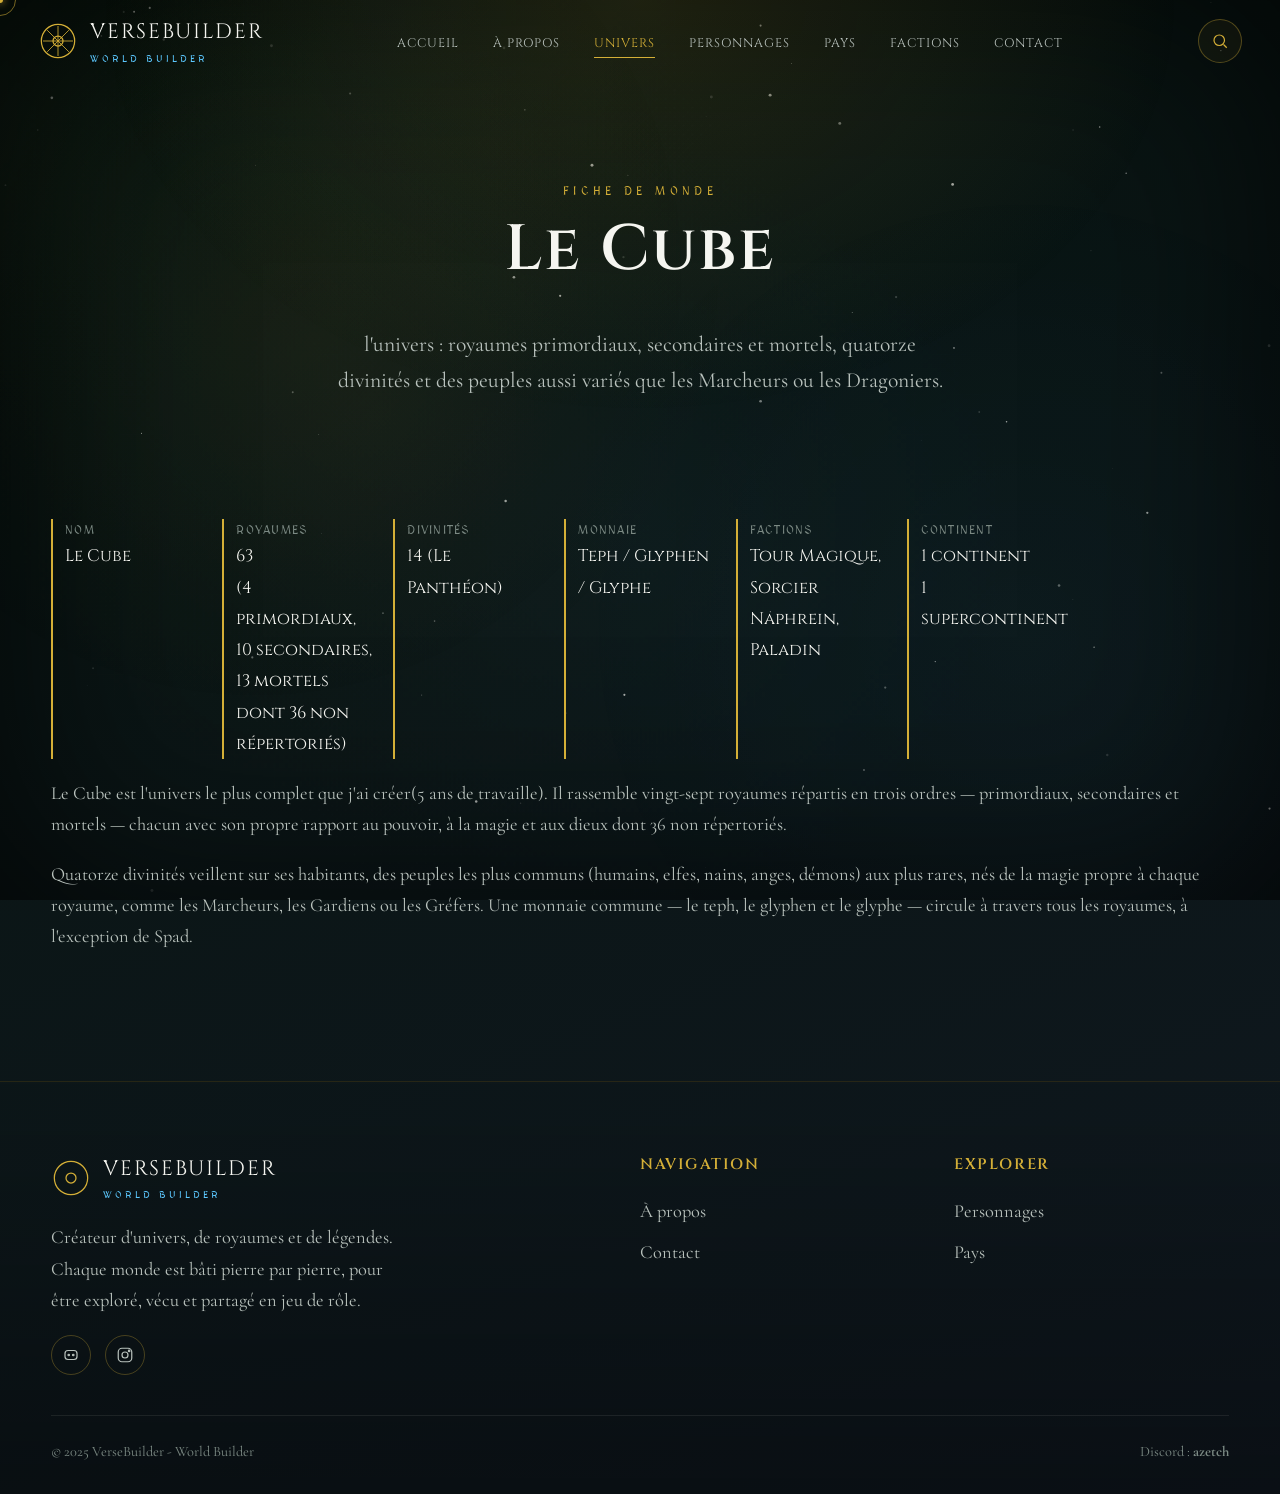
<file: monde.html>
<!DOCTYPE html>
<html lang="fr">
<head>
<meta charset="UTF-8">
<meta name="viewport" content="width=device-width, initial-scale=1.0">
<title>Le Cube — Fiche de monde | VerseBuilder</title>
<meta name="description" content="Fiche complète du monde du Cube : royaumes primordiaux, secondaires et mortels, panthéon, races et factions.">
<link rel="preconnect" href="https://fonts.googleapis.com">
<link rel="preconnect" href="https://fonts.gstatic.com" crossorigin>
<link href="https://fonts.googleapis.com/css2?family=Cinzel:wght@500;600;700&family=Cormorant+Garamond:ital,wght@0,400;0,500;0,600;1,400&family=MedievalSharp&display=swap" rel="stylesheet">
<link rel="stylesheet" href="style.css">
</head>
<body data-root="">

  <div id="loader" aria-hidden="true">
    <div class="loader-sigil"></div>
    <div class="loader-text">Ouverture du grimoire…</div>
  </div>
  <div class="cursor-dot"></div>
  <div class="cursor-ring"></div>
  <canvas id="starfield"></canvas>
  <canvas id="fogCanvas"></canvas>
  <div class="map-overlay"></div>
  <div class="parchment-texture"></div>
  <div class="vignette"></div>
  <header class="site-header">
    <div class="header-inner">
      <a href="index.html" class="logo">
        <svg class="logo-sigil" viewBox="0 0 48 48" fill="none" xmlns="http://www.w3.org/2000/svg"><circle cx="24" cy="24" r="20" stroke-width="1.5"/><path d="M24 6 L24 42 M6 24 L42 24 M11 11 L37 37 M37 11 L11 37" stroke-width="1"/><circle cx="24" cy="24" r="6" stroke-width="1.5"/></svg>
        <span><span class="name">VERSEBUILDER</span><small>World Builder</small></span>
      </a>
      <nav class="main-nav">
        <ul>
          <li><a href="index.html">Accueil</a></li>
          <li><a href="about.html">À propos</a></li>
          <li><a href="monde.html" class="active">Univers</a></li>
          <li><a href="personnages.html">Personnages</a></li>
          <li><a href="pays.html">Pays</a></li>
          <li><a href="factions.html">Factions</a></li>
          <li><a href="contact.html">Contact</a></li>
        </ul>
      </nav>
      <button class="search-trigger" aria-label="Rechercher dans le codex"><svg viewBox="0 0 24 24" fill="none" stroke="currentColor" stroke-width="1.6"><circle cx="11" cy="11" r="7"/><path d="M21 21l-4.3-4.3"/></svg></button>
      <button class="nav-toggle" aria-label="Ouvrir le menu"><span></span><span></span><span></span></button>
    </div>
  </header>

  <section class="page-hero">
    <div class="container">
      <span class="eyebrow reveal">Fiche de monde</span>
      <h1 class="reveal reveal-delay-1">Le Cube</h1>
      <p class="lede reveal reveal-delay-2" style="margin:0 auto;">l'univers : royaumes primordiaux, secondaires et mortels, quatorze divinités et des peuples aussi variés que les Marcheurs ou les Dragoniers.</p>
    </div>
  </section>

  <section style="padding-top:0;">
    <div class="container">

      <div class="sheet-facts reveal">
        <div class="fact"><span class="k">Nom</span><span class="v">Le Cube</span></div>
        <div class="fact"><span class="k">Royaumes</span><span class="v">63 <br>(4 primordiaux, 10 secondaires, 13 mortels dont 36 non répertoriés)</span></div>
        <div class="fact"><span class="k">Divinités</span><span class="v">14 (Le Panthéon)</span></div>
        <div class="fact"><span class="k">Monnaie</span><span class="v">Teph / Glyphen / Glyphe</span></div>
        <div class="fact"><span class="k">Factions</span><span class="v">Tour Magique, Sorcier Naphrein, Paladin</span></div>
        <div class="fact"><span class="k">Continent</span><span class="v">1 continent<br>1 supercontinent </span></div>
      </div>

      <div class="sheet-tab-panel active" data-panel="apercu">
        <p>Le Cube est l'univers le plus complet que j'ai créer(5 ans de travaille). Il rassemble vingt-sept royaumes répartis en trois ordres — primordiaux, secondaires et mortels — chacun avec son propre rapport au pouvoir, à la magie et aux dieux dont 36 non répertoriés.</p>
        <p>Quatorze divinités veillent sur ses habitants, des peuples les plus communs (humains, elfes, nains, anges, démons) aux plus rares, nés de la magie propre à chaque royaume, comme les Marcheurs, les Gardiens ou les Gréfers. Une monnaie commune — le teph, le glyphen et le glyphe — circule à travers tous les royaumes, à l'exception de Spad.</p>
      </div>

      <div class="sheet-tab-panel" data-panel="pays">
        <div class="grid-auto">
          <div class="card"><div class="card-body"><h3>Royaumes Primordiaux</h3><p class="card-desc">Avaloria, Naphre, Bubïo, Spad.</p><a href="pays.html#royaumes-primordiaux" class="card-link">Voir la fiche</a></div></div>
          <div class="card"><div class="card-body"><h3>Royaumes Secondaires</h3><p class="card-desc">Narabe, Celestia, Cristalia et sept autres royaumes.</p><a href="pays.html#royaumes-secondaires" class="card-link">Voir la fiche</a></div></div>
          <div class="card"><div class="card-body"><h3>Royaumes Mortels</h3><p class="card-desc">Neptunia, Yru, Coraillon et neuf autres royaumes.</p><a href="pays.html#royaumes-mortels" class="card-link">Voir la fiche</a></div></div>
          <div class="card"><div class="card-body"><h3>Tour Magique</h3><p class="card-desc">Faction des mages traditionnels.</p><a href="factions.html" class="card-link">Voir la fiche</a></div></div>
          <div class="card"><div class="card-body"><h3>Sorcier Naphrein</h3><p class="card-desc">Faction des mages et sorciers de Naphre.</p><a href="factions.html" class="card-link">Voir la fiche</a></div></div>
          <div class="card"><div class="card-body"><h3>Paladin</h3><p class="card-desc">Prêtres et prêtresses combattant pour un dieu.</p><a href="factions.html" class="card-link">Voir la fiche</a></div></div>
        </div>
      </div>

    </div>
  </section>

  <footer class="site-footer">
    <div class="container">
      <div class="footer-grid">
        <div>
          <div class="logo" style="margin-bottom:16px;">
            <svg class="logo-sigil" viewBox="0 0 48 48" fill="none" xmlns="http://www.w3.org/2000/svg"><circle cx="24" cy="24" r="20" stroke-width="1.5"/><circle cx="24" cy="24" r="6" stroke-width="1.5"/></svg>
            <span><span class="name">VERSEBUILDER</span><small>World Builder</small></span>
          </div>
          <p style="max-width:38ch;">Créateur d'univers, de royaumes et de légendes. Chaque monde est bâti pierre par pierre, pour être exploré, vécu et partagé en jeu de rôle.</p>
          <div class="footer-social">
            <a href="https://discord.com" target="_blank" rel="noopener" aria-label="Discord"><svg viewBox="0 0 24 24" fill="none" stroke="currentColor" stroke-width="1.6"><rect x="4" y="6" width="16" height="12" rx="4"/><circle cx="9" cy="12" r="1"/><circle cx="15" cy="12" r="1"/></svg></a>
            <a data-config-instagram target="_blank" rel="noopener" aria-label="Instagram"><svg viewBox="0 0 24 24" fill="none" stroke="currentColor" stroke-width="1.6"><rect x="3" y="3" width="18" height="18" rx="5"/><circle cx="12" cy="12" r="4"/><circle cx="17.5" cy="6.5" r="1"/></svg></a>
          </div>
        </div>
        <div>
          <h4>Navigation</h4>
          <ul>
            <li><a href="about.html">À propos</a></li>
            <li><a href="contact.html">Contact</a></li>
          </ul>
        </div>
        <div>
          <h4>Explorer</h4>
          <ul>
            <li><a href="personnages.html">Personnages</a></li>
            <li><a href="pays.html">Pays</a></li>
          </ul>
        </div>
      </div>
      <div class="footer-bottom">
        <span>© 2025 <span data-config-author>VerseBuilder</span> - World Builder</span>
        <span>Discord : <strong data-config-discord>azetch</strong></span>
      </div>
    </div>
  </footer>

  <button id="backToTop" aria-label="Retour en haut"><svg viewBox="0 0 24 24" fill="none" stroke="currentColor" stroke-width="2"><path d="M12 19V5M5 12l7-7 7 7"/></svg></button>

  <div class="search-overlay" id="searchOverlay">
    <button class="search-close" aria-label="Fermer la recherche">&times;</button>
    <div class="search-box">
      <input type="text" placeholder="Rechercher un monde, un pays, un personnage…" autocomplete="off">
      <div class="search-results"></div>
    </div>
  </div>

  <script src="config.js"></script>
  <script src="script.js"></script>
</body>
</html>
</file>
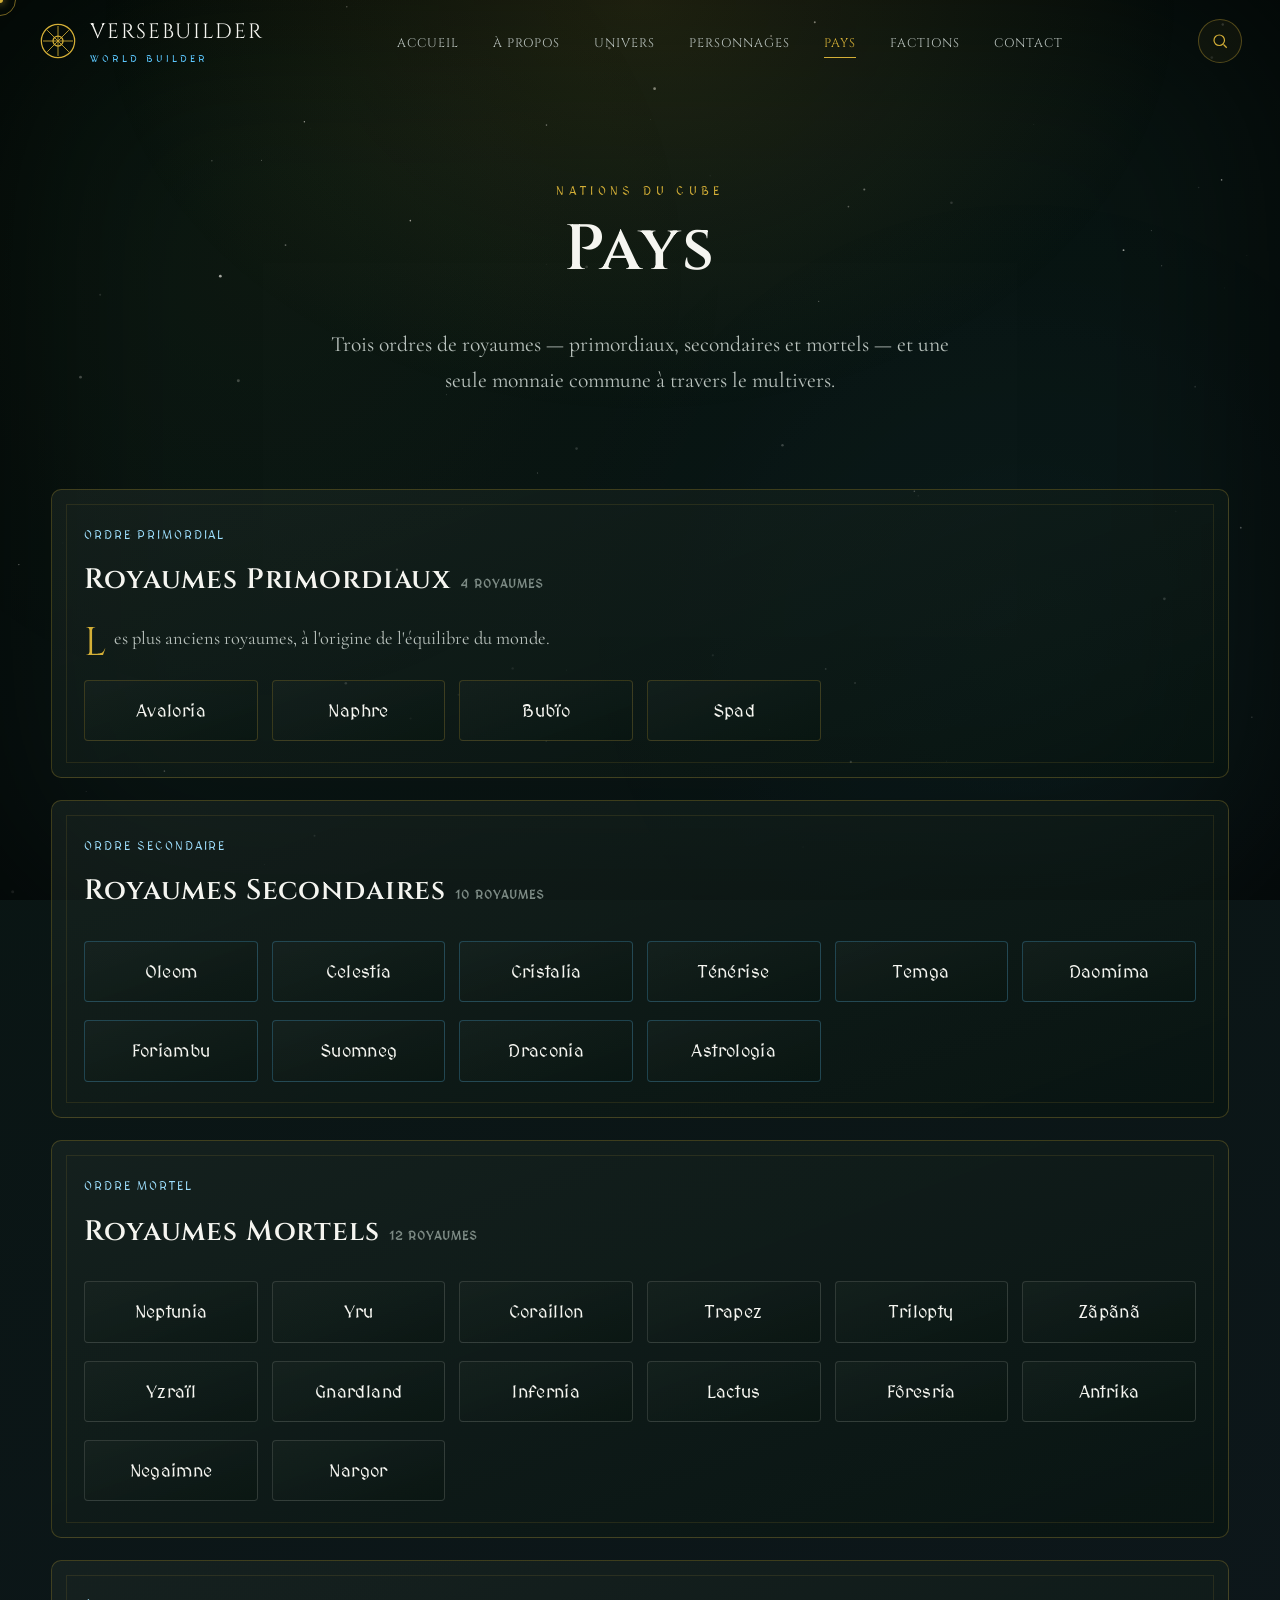
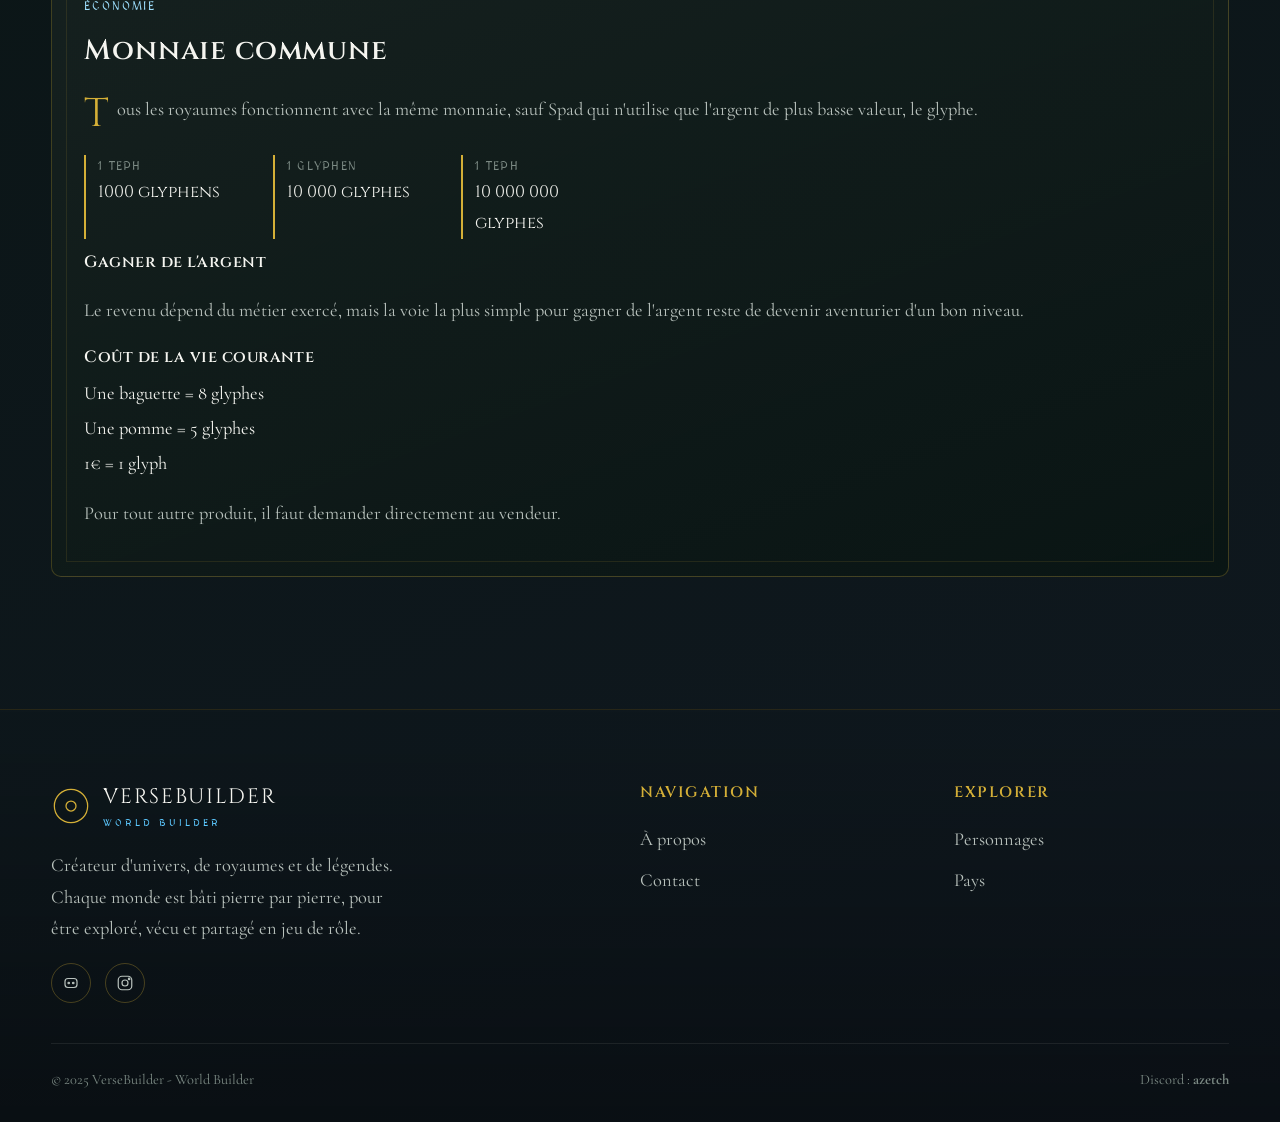
<file: pays.html>
<!DOCTYPE html>
<html lang="fr">
<head>
<meta charset="UTF-8">
<meta name="viewport" content="width=device-width, initial-scale=1.0">
<title>Pays — VerseBuilder, World Builder</title>
<meta name="description" content="Les royaumes primordiaux, secondaires et mortels, et le système monétaire commun à tout le multivers.">
<link rel="preconnect" href="https://fonts.googleapis.com">
<link rel="preconnect" href="https://fonts.gstatic.com" crossorigin>
<link href="https://fonts.googleapis.com/css2?family=Cinzel:wght@500;600;700&family=Cormorant+Garamond:ital,wght@0,400;0,500;0,600;1,400&family=MedievalSharp&display=swap" rel="stylesheet">
<link rel="stylesheet" href="style.css">
</head>
<body data-root="">

  <div id="loader" aria-hidden="true">
    <div class="loader-sigil"></div>
    <div class="loader-text">Ouverture du grimoire…</div>
  </div>
  <div class="cursor-dot"></div>
  <div class="cursor-ring"></div>
  <canvas id="starfield"></canvas>
  <canvas id="fogCanvas"></canvas>
  <div class="map-overlay"></div>
  <div class="parchment-texture"></div>
  <div class="vignette"></div>
  <header class="site-header">
    <div class="header-inner">
      <a href="index.html" class="logo">
        <svg class="logo-sigil" viewBox="0 0 48 48" fill="none" xmlns="http://www.w3.org/2000/svg"><circle cx="24" cy="24" r="20" stroke-width="1.5"/><path d="M24 6 L24 42 M6 24 L42 24 M11 11 L37 37 M37 11 L11 37" stroke-width="1"/><circle cx="24" cy="24" r="6" stroke-width="1.5"/></svg>
        <span><span class="name">VERSEBUILDER</span><small>World Builder</small></span>
      </a>
      <nav class="main-nav">
        <ul>
          <li><a href="index.html">Accueil</a></li>
          <li><a href="about.html">À propos</a></li>
          <li><a href="monde.html">Univers</a></li>
          <li><a href="personnages.html">Personnages</a></li>
          <li><a href="pays.html" class="active">Pays</a></li>
          <li><a href="factions.html">Factions</a></li>
          <li><a href="contact.html">Contact</a></li>
        </ul>
      </nav>
      <button class="search-trigger" aria-label="Rechercher dans le codex"><svg viewBox="0 0 24 24" fill="none" stroke="currentColor" stroke-width="1.6"><circle cx="11" cy="11" r="7"/><path d="M21 21l-4.3-4.3"/></svg></button>
      <button class="nav-toggle" aria-label="Ouvrir le menu"><span></span><span></span><span></span></button>
    </div>
  </header>

  <section class="page-hero">
    <div class="container">
      <span class="eyebrow reveal">Nations du Cube</span>
      <h1 class="reveal reveal-delay-1">Pays</h1>
      <p class="lede reveal reveal-delay-2" style="margin:0 auto;">Trois ordres de royaumes — primordiaux, secondaires et mortels — et une seule monnaie commune à travers le multivers.</p>
    </div>
  </section>

  <section style="padding-top:0;">
    <div class="container">

      <article class="codex-entry reveal" id="royaumes-primordiaux">
        <span class="cat">Ordre primordial</span>
        <h3>Royaumes Primordiaux<span class="count-tag">4 royaumes</span></h3>
        <p class="drop-cap">Les plus anciens royaumes, à l'origine de l'équilibre du monde.</p>
        <ul class="country-grid">
          <li class="country-chip">Avaloria</li>
          <li class="country-chip">Naphre</li>
          <li class="country-chip">Bubïo</li>
          <li class="country-chip">Spad</li>
        </ul>
      </article>

      <article class="codex-entry reveal reveal-delay-1" id="royaumes-secondaires">
        <span class="cat">Ordre secondaire</span>
        <h3>Royaumes Secondaires<span class="count-tag">10 royaumes</span></h3>
        <ul class="country-grid">
          <li class="country-chip">Oleom</li>
          <li class="country-chip">Celestia</li>
          <li class="country-chip">Cristalia</li>
          <li class="country-chip">Ténérise</li>
          <li class="country-chip">Temga</li>
          <li class="country-chip">Daomima</li>
          <li class="country-chip">Foriambu</li>
          <li class="country-chip">Suomneg</li>
          <li class="country-chip">Draconia</li>
          <li class="country-chip">Astrologia</li>
        </ul>
      </article>

      <article class="codex-entry reveal reveal-delay-2" id="royaumes-mortels">
        <span class="cat">Ordre mortel</span>
        <h3>Royaumes Mortels<span class="count-tag">12 royaumes</span></h3>
        <ul class="country-grid">
          <li class="country-chip">Neptunia</li>
          <li class="country-chip">Yru</li>
          <li class="country-chip">Coraillon</li>
          <li class="country-chip">Trapez</li>
          <li class="country-chip">Trilopty</li>
          <li class="country-chip">Zãpãnã</li>
          <li class="country-chip">Yzraïl</li>
          <li class="country-chip">Gnardland</li>
          <li class="country-chip">Infernia</li>
          <li class="country-chip">Lactus</li>
          <li class="country-chip">Fôresria</li>
          <li class="country-chip">Antrika</li>
          <li class="country-chip">Negaimne</li>
          <li class="country-chip">Nargor</li>
        </ul>
      </article>

      <article class="codex-entry reveal" id="economie">
        <span class="cat">Économie</span>
        <h3>Monnaie commune</h3>
        <p class="drop-cap">Tous les royaumes fonctionnent avec la même monnaie, sauf Spad qui n'utilise que l'argent de plus basse valeur, le glyphe.</p>
        <div class="sheet-facts">
          <div class="fact"><span class="k">1 teph</span><span class="v">1000 glyphens</span></div>
          <div class="fact"><span class="k">1 glyphen</span><span class="v">10 000 glyphes</span></div>
          <div class="fact"><span class="k">1 teph</span><span class="v">10 000 000 glyphes</span></div>
        </div>
        <h4>Gagner de l'argent</h4>
        <p>Le revenu dépend du métier exercé, mais la voie la plus simple pour gagner de l'argent reste de devenir aventurier d'un bon niveau.</p>
        <h4>Coût de la vie courante</h4>
        <ul>
          <li>Une baguette = 8 glyphes</li>
          <li>Une pomme = 5 glyphes</li>
          <li>1€ = 1 glyph</li>
        </ul>
        <p>Pour tout autre produit, il faut demander directement au vendeur.</p>
      </article>

    </div>
  </section>

  <footer class="site-footer">
    <div class="container">
      <div class="footer-grid">
        <div>
          <div class="logo" style="margin-bottom:16px;">
            <svg class="logo-sigil" viewBox="0 0 48 48" fill="none" xmlns="http://www.w3.org/2000/svg"><circle cx="24" cy="24" r="20" stroke-width="1.5"/><circle cx="24" cy="24" r="6" stroke-width="1.5"/></svg>
            <span><span class="name">VERSEBUILDER</span><small>World Builder</small></span>
          </div>
          <p style="max-width:38ch;">Créateur d'univers, de royaumes et de légendes. Chaque monde est bâti pierre par pierre, pour être exploré, vécu et partagé en jeu de rôle.</p>
          <div class="footer-social">
            <a href="https://discord.com" target="_blank" rel="noopener" aria-label="Discord"><svg viewBox="0 0 24 24" fill="none" stroke="currentColor" stroke-width="1.6"><rect x="4" y="6" width="16" height="12" rx="4"/><circle cx="9" cy="12" r="1"/><circle cx="15" cy="12" r="1"/></svg></a>
            <a data-config-instagram target="_blank" rel="noopener" aria-label="Instagram"><svg viewBox="0 0 24 24" fill="none" stroke="currentColor" stroke-width="1.6"><rect x="3" y="3" width="18" height="18" rx="5"/><circle cx="12" cy="12" r="4"/><circle cx="17.5" cy="6.5" r="1"/></svg></a>
          </div>
        </div>
        <div>
          <h4>Navigation</h4>
          <ul>
            <li><a href="about.html">À propos</a></li>
            <li><a href="contact.html">Contact</a></li>
          </ul>
        </div>
        <div>
          <h4>Explorer</h4>
          <ul>
            <li><a href="personnages.html">Personnages</a></li>
            <li><a href="pays.html">Pays</a></li>
          </ul>
        </div>
      </div>
      <div class="footer-bottom">
        <span>© 2025 <span data-config-author>VerseBuilder</span> - World Builder</span>
        <span>Discord : <strong data-config-discord>azetch</strong></span>
      </div>
    </div>
  </footer>

  <button id="backToTop" aria-label="Retour en haut"><svg viewBox="0 0 24 24" fill="none" stroke="currentColor" stroke-width="2"><path d="M12 19V5M5 12l7-7 7 7"/></svg></button>

  <div class="search-overlay" id="searchOverlay">
    <button class="search-close" aria-label="Fermer la recherche">&times;</button>
    <div class="search-box">
      <input type="text" placeholder="Rechercher un monde, un pays, un personnage…" autocomplete="off">
      <div class="search-results"></div>
    </div>
  </div>

  <script src="config.js"></script>
  <script src="script.js"></script>
</body>
</html>
</file>
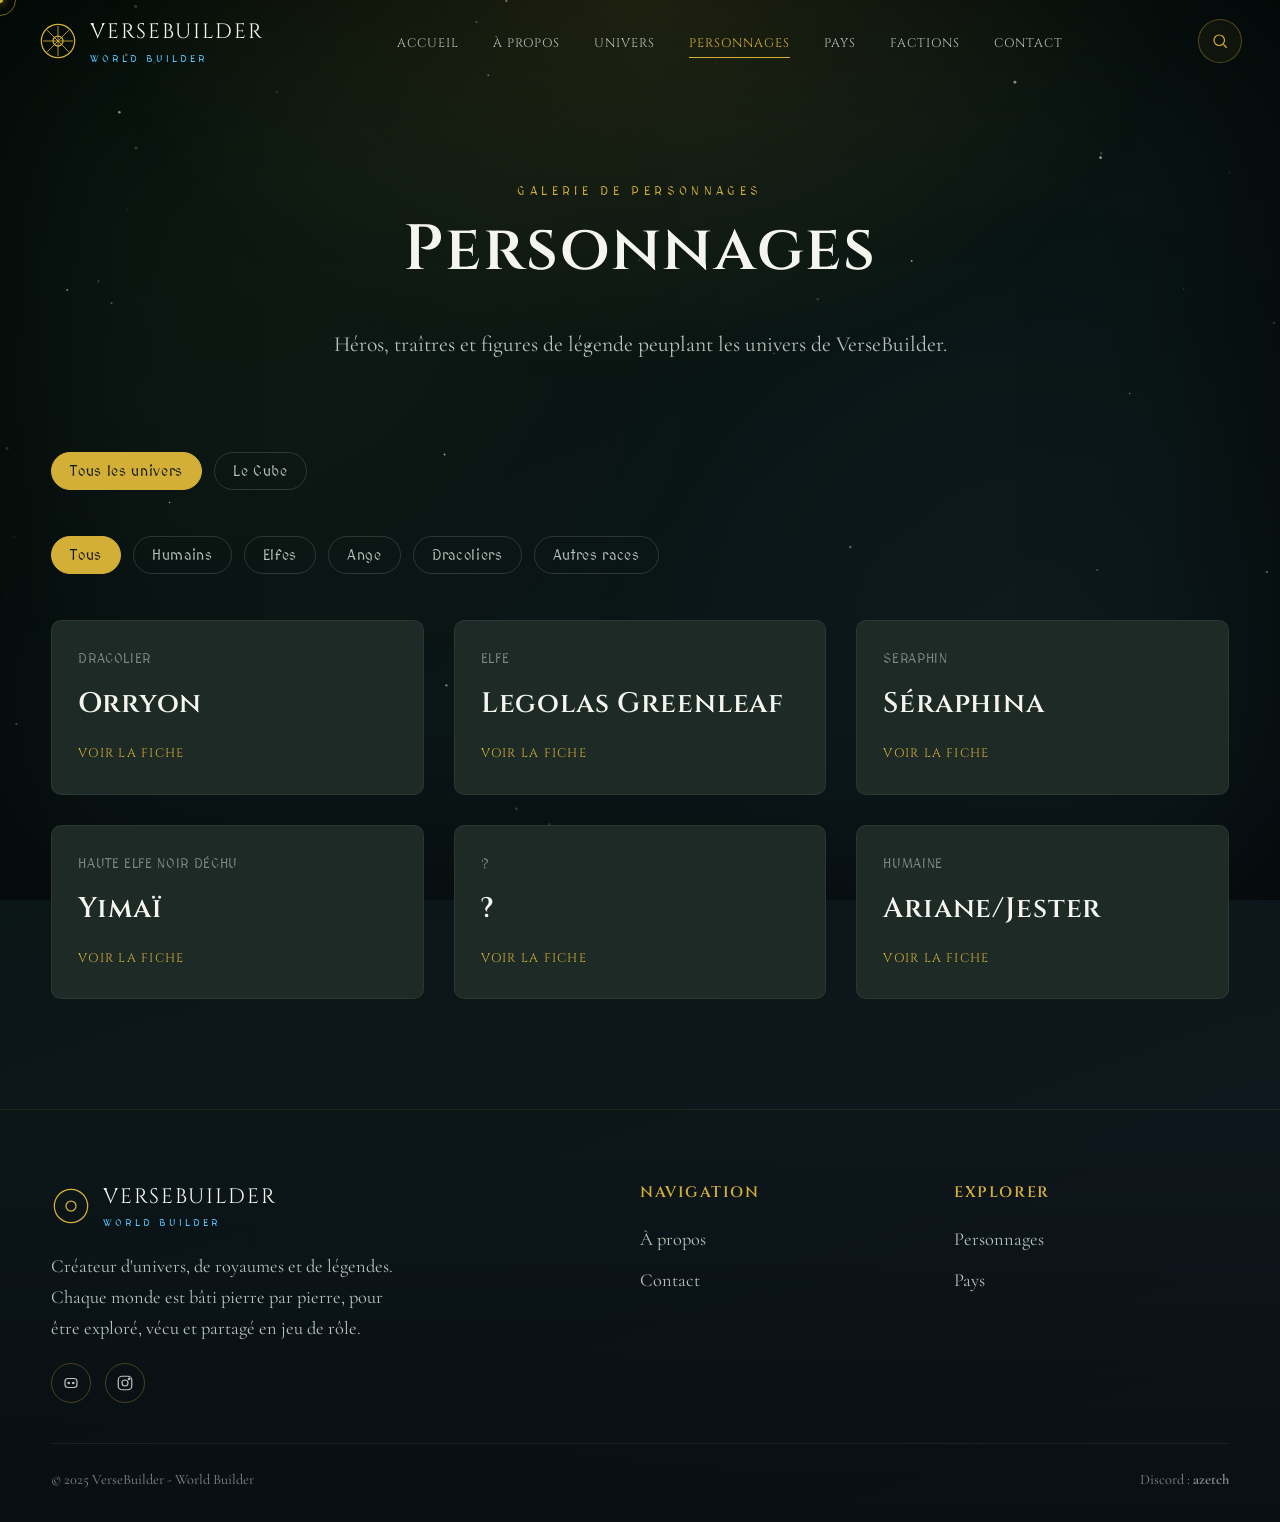
<file: personnages.html>
<!DOCTYPE html>
<html lang="fr">
<head>
<meta charset="UTF-8">
<meta name="viewport" content="width=device-width, initial-scale=1.0">
<title>Personnages — VerseBuilder, World Builder</title>
<meta name="description" content="Galerie filtrable des personnages créés pour l'univers du Cube.">
<link rel="preconnect" href="https://fonts.googleapis.com">
<link rel="preconnect" href="https://fonts.gstatic.com" crossorigin>
<link href="https://fonts.googleapis.com/css2?family=Cinzel:wght@500;600;700&family=Cormorant+Garamond:ital,wght@0,400;0,500;0,600;1,400&family=MedievalSharp&display=swap" rel="stylesheet">
<link rel="stylesheet" href="style.css">
</head>
<body data-root="">

  <div id="loader" aria-hidden="true">
    <div class="loader-sigil"></div>
    <div class="loader-text">Ouverture du grimoire…</div>
  </div>
  <div class="cursor-dot"></div>
  <div class="cursor-ring"></div>
  <canvas id="starfield"></canvas>
  <canvas id="fogCanvas"></canvas>
  <div class="map-overlay"></div>
  <div class="parchment-texture"></div>
  <div class="vignette"></div>
  <header class="site-header">
    <div class="header-inner">
      <a href="index.html" class="logo">
        <svg class="logo-sigil" viewBox="0 0 48 48" fill="none" xmlns="http://www.w3.org/2000/svg"><circle cx="24" cy="24" r="20" stroke-width="1.5"/><path d="M24 6 L24 42 M6 24 L42 24 M11 11 L37 37 M37 11 L11 37" stroke-width="1"/><circle cx="24" cy="24" r="6" stroke-width="1.5"/></svg>
        <span><span class="name">VERSEBUILDER</span><small>World Builder</small></span>
      </a>
      <nav class="main-nav">
        <ul>
          <li><a href="index.html">Accueil</a></li>
          <li><a href="about.html">À propos</a></li>
          <li><a href="monde.html">Univers</a></li>
          <li><a href="personnages.html" class="active">Personnages</a></li>
          <li><a href="pays.html">Pays</a></li>
          <li><a href="factions.html">Factions</a></li>
          <li><a href="contact.html">Contact</a></li>
        </ul>
      </nav>
      <button class="search-trigger" aria-label="Rechercher dans le codex"><svg viewBox="0 0 24 24" fill="none" stroke="currentColor" stroke-width="1.6"><circle cx="11" cy="11" r="7"/><path d="M21 21l-4.3-4.3"/></svg></button>
      <button class="nav-toggle" aria-label="Ouvrir le menu"><span></span><span></span><span></span></button>
    </div>
  </header>

  <section class="page-hero">
    <div class="container">
      <span class="eyebrow reveal">Galerie de personnages</span>
      <h1 class="reveal reveal-delay-1">Personnages</h1>
      <p class="lede reveal reveal-delay-2" style="margin:0 auto;">Héros, traîtres et figures de légende peuplant les univers de VerseBuilder.</p>
    </div>
  </section>

  <section style="padding-top:0;">
    <div class="container">
      <div class="filter-bar reveal" data-filter-group="univers" data-filter-attr="univers" data-filter-target=".char-item">
        <button class="filter-btn active" data-filter="all">Tous les univers</button>
        <button class="filter-btn" data-filter="Le Cube">Le Cube</button>
      </div>

      <div class="filter-bar reveal" data-filter-group="race" data-filter-attr="category" data-filter-target=".char-item">
        <button class="filter-btn active" data-filter="all">Tous</button>
        <button class="filter-btn" data-filter="humain">Humains</button>
        <button class="filter-btn" data-filter="elfe">Elfes</button>
        <button class="filter-btn" data-filter="Ange">Ange</button>
        <button class="filter-btn" data-filter="Dracolier">Dracoliers</button>
        <button class="filter-btn" data-filter="autre">Autres races</button>
      </div>


      <div class="grid-auto" id="personnagesGrid"></div>
    </div>
  </section>

  <footer class="site-footer">
    <div class="container">
      <div class="footer-grid">
        <div>
          <div class="logo" style="margin-bottom:16px;">
            <svg class="logo-sigil" viewBox="0 0 48 48" fill="none" xmlns="http://www.w3.org/2000/svg"><circle cx="24" cy="24" r="20" stroke-width="1.5"/><circle cx="24" cy="24" r="6" stroke-width="1.5"/></svg>
            <span><span class="name">VERSEBUILDER</span><small>World Builder</small></span>
          </div>
          <p style="max-width:38ch;">Créateur d'univers, de royaumes et de légendes. Chaque monde est bâti pierre par pierre, pour être exploré, vécu et partagé en jeu de rôle.</p>
          <div class="footer-social">
            <a href="https://discord.com" target="_blank" rel="noopener" aria-label="Discord"><svg viewBox="0 0 24 24" fill="none" stroke="currentColor" stroke-width="1.6"><rect x="4" y="6" width="16" height="12" rx="4"/><circle cx="9" cy="12" r="1"/><circle cx="15" cy="12" r="1"/></svg></a>
            <a data-config-instagram target="_blank" rel="noopener" aria-label="Instagram"><svg viewBox="0 0 24 24" fill="none" stroke="currentColor" stroke-width="1.6"><rect x="3" y="3" width="18" height="18" rx="5"/><circle cx="12" cy="12" r="4"/><circle cx="17.5" cy="6.5" r="1"/></svg></a>
          </div>
        </div>
        <div>
          <h4>Navigation</h4>
          <ul>
            <li><a href="about.html">À propos</a></li>
            <li><a href="contact.html">Contact</a></li>
          </ul>
        </div>
        <div>
          <h4>Explorer</h4>
          <ul>
            <li><a href="personnages.html">Personnages</a></li>
            <li><a href="pays.html">Pays</a></li>
          </ul>
        </div>
      </div>
      <div class="footer-bottom">
        <span>© 2025 <span data-config-author>VerseBuilder</span> - World Builder</span>
        <span>Discord : <strong data-config-discord>azetch</strong></span>
      </div>
    </div>
  </footer>

  <button id="backToTop" aria-label="Retour en haut"><svg viewBox="0 0 24 24" fill="none" stroke="currentColor" stroke-width="2"><path d="M12 19V5M5 12l7-7 7 7"/></svg></button>

  <div class="search-overlay" id="searchOverlay">
    <button class="search-close" aria-label="Fermer la recherche">&times;</button>
    <div class="search-box">
      <input type="text" placeholder="Rechercher un monde, un pays, un personnage…" autocomplete="off">
      <div class="search-results"></div>
    </div>
  </div>

  <div class="fiche-overlay" id="ficheOverlay">
    <div class="fiche-box">
      <button class="fiche-close" aria-label="Fermer la fiche">&times;</button>
      <span class="cat" id="ficheTag"></span>
      <h3 id="ficheNom"></h3>
      <div class="fiche-meta" id="ficheMeta"></div>
      <div class="fiche-content" id="ficheContent"></div>
    </div>
  </div>

  <script src="config.js"></script>
  <script src="personnages-data.js"></script>
  <script src="script.js"></script>
</body>
</html>
</file>
<file: style.css>
/* ================================================================
   STYLE.CSS — Azetch, World Builder
   Design system : Codex fantasy / grimoire numérique / wiki RPG
   Sommaire :
   1. Variables & Reset
   2. Typographie
   3. Fond animé (brume, étoiles, particules, parchemin)
   4. Loader & curseur personnalisé
   5. Header & navigation
   6. Boutons & éléments interactifs
   7. Hero
   8. Sections génériques & séparateurs fantasy
   9. Cartes (portfolio / univers / personnages / pays / factions)
   10. Fiches détaillées (monde, pays, personnage, faction)
   11. Lore / Codex (effet encyclopédie)
   12. Timeline
   13. Galerie & lightbox
   14. Cartes interactives (zoom / plein écran)
   15. Schéma d'alliances (SVG)
   16. Formulaire de contact
   17. Footer
   18. Barre de recherche
   19. Retour en haut / scroll perso
   20. Responsive
   ================================================================ */

/* ---------------------------------------------------------------
   1. VARIABLES & RESET
--------------------------------------------------------------- */
:root {
  /* Couleurs de fond */
  --bg-primary: #07140F;
  --bg-secondary: #101820;
  --bg-panel: #1E2A26;
  --bg-panel-alt: #2E3E46;

  /* Texte */
  --text-main: #F5F5F0;
  --text-muted: #b9c2bd;
  --text-dim: #7c8a84;

  /* Accents */
  --gold: #D4AF37;
  --gold-soft: #e8cd7a;
  --cyan: #5CC8FF;
  --cyan-soft: #9fe0ff;

  /* Effets */
  --shadow-deep: 0 20px 60px rgba(0, 0, 0, 0.55);
  --shadow-glow-gold: 0 0 24px rgba(212, 175, 55, 0.35);
  --shadow-glow-cyan: 0 0 24px rgba(92, 200, 255, 0.30);
  --border-arcane: 1px solid rgba(212, 175, 55, 0.25);

  /* Typo */
  --font-title: "Cinzel", serif;
  --font-body: "Cormorant Garamond", serif;
  --font-alt: "MedievalSharp", cursive;

  /* Rythme */
  --radius-s: 4px;
  --radius-m: 10px;
  --radius-l: 20px;
  --transition-fast: 0.25s ease;
  --transition-slow: 0.6s cubic-bezier(0.22, 1, 0.36, 1);
  --header-h: 84px;
}

* , *::before, *::after { box-sizing: border-box; }

html {
  scroll-behavior: smooth;
  scrollbar-color: var(--gold) var(--bg-secondary);
  scrollbar-width: thin;
}

body {
  margin: 0;
  min-height: 100vh;
  background: linear-gradient(160deg, var(--bg-primary) 0%, var(--bg-secondary) 100%);
  color: var(--text-main);
  font-family: var(--font-body);
  font-size: 1.15rem;
  line-height: 1.7;
  overflow-x: hidden;
  cursor: none; /* remplacé par le curseur personnalisé */
}

@media (max-width: 900px), (hover: none) {
  body { cursor: auto; }
}

img { max-width: 100%; display: block; }
a { color: inherit; text-decoration: none; }
ul { list-style: none; margin: 0; padding: 0; }
button { font-family: inherit; cursor: pointer; }
input, textarea, select { font-family: inherit; }

::selection { background: var(--gold); color: #101820; }

/* Scrollbar (webkit) */
::-webkit-scrollbar { width: 10px; }
::-webkit-scrollbar-track { background: var(--bg-secondary); }
::-webkit-scrollbar-thumb {
  background: linear-gradient(var(--gold), #8a6f1f);
  border-radius: 10px;
}

.container {
  width: min(1240px, 92%);
  margin: 0 auto;
}

.reveal {
  opacity: 0;
  transform: translateY(36px);
  transition: opacity 0.9s ease, transform 0.9s cubic-bezier(0.22, 1, 0.36, 1);
}
.reveal.is-visible { opacity: 1; transform: translateY(0); }
.reveal-delay-1 { transition-delay: 0.12s; }
.reveal-delay-2 { transition-delay: 0.24s; }
.reveal-delay-3 { transition-delay: 0.36s; }

/* ---------------------------------------------------------------
   2. TYPOGRAPHIE
--------------------------------------------------------------- */
h1, h2, h3, h4, .font-title {
  font-family: var(--font-title);
  color: var(--text-main);
  letter-spacing: 0.03em;
  font-weight: 600;
  margin: 0 0 0.6em;
}

h1 { font-size: clamp(2.4rem, 5vw, 4.2rem); line-height: 1.15; }
h2 { font-size: clamp(1.9rem, 3.4vw, 2.8rem); }
h3 { font-size: clamp(1.4rem, 2.2vw, 1.9rem); }

.eyebrow {
  font-family: var(--font-alt);
  color: var(--gold);
  text-transform: uppercase;
  letter-spacing: 0.35em;
  font-size: 0.78rem;
  display: inline-block;
  margin-bottom: 1em;
}

p { color: var(--text-muted); }

.text-gold { color: var(--gold); }
.text-cyan { color: var(--cyan); }

.lede {
  font-size: 1.35rem;
  color: var(--text-muted);
  max-width: 62ch;
}

/* Séparateur fantasy (motif runique) */
.divider-fantasy {
  display: flex;
  align-items: center;
  gap: 14px;
  margin: 2.4em 0;
  color: var(--gold);
  opacity: 0.8;
}
.divider-fantasy::before,
.divider-fantasy::after {
  content: "";
  flex: 1;
  height: 1px;
  background: linear-gradient(90deg, transparent, var(--gold), transparent);
}
.divider-fantasy svg { width: 22px; height: 22px; flex-shrink: 0; }

/* ---------------------------------------------------------------
   3. FOND ANIMÉ
--------------------------------------------------------------- */
.ambient-layer {
  position: fixed;
  inset: 0;
  z-index: -3;
  pointer-events: none;
  overflow: hidden;
}

#starfield, #fogCanvas {
  position: fixed;
  inset: 0;
  width: 100%;
  height: 100%;
  z-index: -3;
  pointer-events: none;
}
#fogCanvas { z-index: -2; opacity: 0.55; mix-blend-mode: screen; }

.map-overlay {
  position: fixed;
  inset: 0;
  z-index: -1;
  pointer-events: none;
  background-image:
    radial-gradient(circle at 20% 30%, rgba(212,175,55,0.05), transparent 40%),
    radial-gradient(circle at 80% 70%, rgba(92,200,255,0.05), transparent 40%);
  opacity: 0.6;
}

.parchment-texture {
  position: fixed;
  inset: 0;
  z-index: -1;
  pointer-events: none;
  opacity: 0.05;
  background-image:
    repeating-linear-gradient(0deg, rgba(245,245,240,0.03) 0px, transparent 2px, transparent 4px),
    repeating-linear-gradient(90deg, rgba(245,245,240,0.02) 0px, transparent 2px, transparent 4px);
}

.vignette {
  position: fixed;
  inset: 0;
  z-index: -1;
  pointer-events: none;
  box-shadow: inset 0 0 220px rgba(0,0,0,0.75);
}

/* ---------------------------------------------------------------
   4. LOADER & CURSEUR
--------------------------------------------------------------- */
#loader {
  position: fixed;
  inset: 0;
  z-index: 9999;
  background: var(--bg-primary);
  display: flex;
  align-items: center;
  justify-content: center;
  flex-direction: column;
  gap: 20px;
  transition: opacity 0.8s ease, visibility 0.8s ease;
}
#loader.loader-hidden { opacity: 0; visibility: hidden; }

.loader-sigil {
  width: 84px;
  height: 84px;
  border: 2px solid rgba(212,175,55,0.25);
  border-top-color: var(--gold);
  border-radius: 50%;
  animation: spin 1.4s linear infinite;
  position: relative;
}
.loader-sigil::after {
  content: "";
  position: absolute;
  inset: 14px;
  border: 1px solid rgba(92,200,255,0.3);
  border-bottom-color: var(--cyan);
  border-radius: 50%;
  animation: spin 2s linear infinite reverse;
}
@keyframes spin { to { transform: rotate(360deg); } }

.loader-text {
  font-family: var(--font-alt);
  color: var(--gold);
  letter-spacing: 0.25em;
  font-size: 0.9rem;
  text-transform: uppercase;
}

.cursor-dot, .cursor-ring {
  position: fixed;
  top: 0; left: 0;
  pointer-events: none;
  z-index: 9998;
  border-radius: 50%;
  transform: translate(-50%, -50%);
}
.cursor-dot {
  width: 6px; height: 6px;
  background: var(--gold);
  box-shadow: 0 0 8px var(--gold);
}
.cursor-ring {
  width: 32px; height: 32px;
  border: 1px solid rgba(212,175,55,0.55);
  transition: width 0.2s, height 0.2s, border-color 0.2s, background 0.2s;
}
.cursor-ring.is-active {
  width: 46px; height: 46px;
  border-color: var(--cyan);
  background: rgba(92,200,255,0.08);
}
@media (max-width: 900px), (hover: none) {
  .cursor-dot, .cursor-ring { display: none; }
}

/* ---------------------------------------------------------------
   5. HEADER & NAVIGATION
--------------------------------------------------------------- */
.site-header {
  position: fixed;
  top: 0; left: 0; right: 0;
  z-index: 1000;
  height: var(--header-h);
  display: flex;
  align-items: center;
  background: transparent;
  transition: background var(--transition-fast), box-shadow var(--transition-fast), height var(--transition-fast);
  border-bottom: 1px solid transparent;
}
.site-header.scrolled {
  background: rgba(7, 20, 15, 0.86);
  backdrop-filter: blur(10px);
  box-shadow: 0 10px 30px rgba(0,0,0,0.4);
  border-bottom: 1px solid rgba(212,175,55,0.15);
  height: 68px;
}

.header-inner {
  width: min(1320px, 94%);
  margin: 0 auto;
  display: flex;
  align-items: center;
  justify-content: space-between;
  gap: 24px;
}

.logo {
  display: flex;
  align-items: center;
  gap: 12px;
  font-family: var(--font-title);
  font-size: 1.3rem;
  letter-spacing: 0.08em;
  color: var(--text-main);
  white-space: nowrap;
}
.logo-sigil {
  width: 40px; height: 40px;
  flex-shrink: 0;
}
.logo-sigil path, .logo-sigil circle { stroke: var(--gold); }
.logo small {
  display: block;
  font-family: var(--font-alt);
  font-size: 0.62rem;
  letter-spacing: 0.3em;
  color: var(--cyan);
  text-transform: uppercase;
}

.main-nav { display: flex; }
.main-nav ul { display: flex; gap: 6px; flex-wrap: wrap; justify-content: flex-end; }
.main-nav a {
  position: relative;
  font-family: var(--font-title);
  font-size: 0.78rem;
  letter-spacing: 0.08em;
  text-transform: uppercase;
  padding: 10px 14px;
  color: var(--text-muted);
  transition: color var(--transition-fast);
}
.main-nav a::after {
  content: "";
  position: absolute;
  left: 14px; right: 14px; bottom: 4px;
  height: 1px;
  background: var(--gold);
  transform: scaleX(0);
  transform-origin: left;
  transition: transform var(--transition-fast);
}
.main-nav a:hover, .main-nav a.active { color: var(--gold); }
.main-nav a:hover::after, .main-nav a.active::after { transform: scaleX(1); }

.nav-toggle {
  display: none;
  width: 44px; height: 44px;
  border: 1px solid rgba(212,175,55,0.35);
  background: rgba(212,175,55,0.05);
  border-radius: var(--radius-s);
  position: relative;
  flex-shrink: 0;
}
.nav-toggle span {
  position: absolute;
  left: 10px; right: 10px;
  height: 2px;
  background: var(--gold);
  transition: transform var(--transition-fast), opacity var(--transition-fast);
}
.nav-toggle span:nth-child(1) { top: 14px; }
.nav-toggle span:nth-child(2) { top: 21px; }
.nav-toggle span:nth-child(3) { top: 28px; }
.nav-toggle.is-open span:nth-child(1) { transform: translateY(7px) rotate(45deg); }
.nav-toggle.is-open span:nth-child(2) { opacity: 0; }
.nav-toggle.is-open span:nth-child(3) { transform: translateY(-7px) rotate(-45deg); }

/* ---------------------------------------------------------------
   6. BOUTONS
--------------------------------------------------------------- */
.btn {
  display: inline-flex;
  align-items: center;
  gap: 10px;
  padding: 14px 30px;
  font-family: var(--font-title);
  font-size: 0.82rem;
  letter-spacing: 0.1em;
  text-transform: uppercase;
  border-radius: var(--radius-s);
  border: 1px solid var(--gold);
  color: var(--gold);
  background: transparent;
  position: relative;
  overflow: hidden;
  transition: color var(--transition-fast), box-shadow var(--transition-fast), transform var(--transition-fast);
  isolation: isolate;
}
.btn::before {
  content: "";
  position: absolute;
  inset: 0;
  background: var(--gold);
  transform: translateY(101%);
  transition: transform var(--transition-slow);
  z-index: -1;
}
.btn:hover {
  color: #0d1712;
  box-shadow: var(--shadow-glow-gold);
  transform: translateY(-2px);
}
.btn:hover::before { transform: translateY(0); }

.btn-cyan { border-color: var(--cyan); color: var(--cyan); }
.btn-cyan::before { background: var(--cyan); }
.btn-cyan:hover { color: #071019; box-shadow: var(--shadow-glow-cyan); }

.btn-solid {
  background: var(--gold);
  color: #0d1712;
}
.btn-solid::before { display: none; }
.btn-solid:hover { color: #0d1712; transform: translateY(-2px) scale(1.02); }

.btn-ghost {
  border-color: rgba(245,245,240,0.25);
  color: var(--text-muted);
}
.btn-ghost::before { background: rgba(245,245,240,0.1); }
.btn-ghost:hover { color: var(--text-main); box-shadow: none; }

.btn-row { display: flex; flex-wrap: wrap; gap: 16px; }

/* ---------------------------------------------------------------
   7. HERO
--------------------------------------------------------------- */
.hero {
  position: relative;
  min-height: 100vh;
  display: flex;
  align-items: center;
  padding-top: var(--header-h);
  overflow: hidden;
}
.hero-bg {
  position: absolute;
  inset: 0;
  background:
    radial-gradient(ellipse at 50% 20%, rgba(212,175,55,0.10), transparent 55%),
    radial-gradient(ellipse at 80% 80%, rgba(92,200,255,0.08), transparent 50%),
    linear-gradient(180deg, var(--bg-primary), var(--bg-secondary));
  z-index: -1;
}
.hero-frame {
  position: absolute;
  inset: 20px;
  border: 1px solid rgba(212,175,55,0.15);
  pointer-events: none;
}
.hero-content { max-width: 760px; }
.hero h1 { text-shadow: 0 0 40px rgba(212,175,55,0.25); }
.hero-sub {
  font-family: var(--font-alt);
  font-size: 1.4rem;
  color: var(--cyan-soft);
  margin-bottom: 1.6em;
}
.hero-scroll-hint {
  position: absolute;
  bottom: 34px; left: 50%;
  transform: translateX(-50%);
  display: flex; flex-direction: column; align-items: center;
  gap: 8px;
  color: var(--text-dim);
  font-family: var(--font-alt);
  font-size: 0.8rem;
  letter-spacing: 0.2em;
  text-transform: uppercase;
}
.hero-scroll-hint .line {
  width: 1px; height: 42px;
  background: linear-gradient(var(--gold), transparent);
  animation: pulse-line 2.2s ease-in-out infinite;
}
@keyframes pulse-line { 0%,100% { opacity: 0.3; } 50% { opacity: 1; } }

.page-hero {
  position: relative;
  padding: calc(var(--header-h) + 90px) 0 90px;
  overflow: hidden;
  text-align: center;
}
.page-hero::before {
  content: "";
  position: absolute; inset: 0;
  background: radial-gradient(ellipse at 50% 0%, rgba(212,175,55,0.12), transparent 60%);
  z-index: -1;
}

/* ---------------------------------------------------------------
   8. SECTIONS GÉNÉRIQUES
--------------------------------------------------------------- */
section { padding: 110px 0; position: relative; }
.section-head { max-width: 700px; margin-bottom: 60px; }
.section-head.center { margin-left: auto; margin-right: auto; text-align: center; }

.panel {
  background: linear-gradient(160deg, rgba(30,42,38,0.6), rgba(16,24,32,0.6));
  border: var(--border-arcane);
  border-radius: var(--radius-l);
  padding: 40px;
  backdrop-filter: blur(6px);
}

.grid-auto {
  display: grid;
  gap: 30px;
  grid-template-columns: repeat(auto-fit, minmax(300px, 1fr));
}
.grid-2 { display: grid; gap: 50px; grid-template-columns: 1fr 1fr; align-items: center; }
.grid-3 { display: grid; gap: 30px; grid-template-columns: repeat(3, 1fr); }

.stat-row { display: flex; gap: 40px; flex-wrap: wrap; margin-top: 30px; }
.stat { }
.stat .num { font-family: var(--font-title); font-size: 2.2rem; color: var(--gold); display: block; }
.stat .label { font-family: var(--font-alt); font-size: 0.85rem; color: var(--text-dim); text-transform: uppercase; letter-spacing: 0.1em; }

.icon-list { display: grid; grid-template-columns: repeat(auto-fill, minmax(160px,1fr)); gap: 18px; margin-top: 20px; }
.icon-list li {
  display: flex; align-items: center; gap: 10px;
  color: var(--text-muted); font-size: 1rem;
  padding: 10px 14px;
  border: 1px solid rgba(245,245,240,0.08);
  border-radius: var(--radius-s);
  transition: border-color var(--transition-fast), color var(--transition-fast);
}
.icon-list li:hover { border-color: var(--gold); color: var(--gold-soft); }
.icon-list svg { width: 18px; height: 18px; flex-shrink: 0; color: var(--gold); }

/* ---------------------------------------------------------------
   9. CARTES (portfolio / univers / personnages / pays / factions)
--------------------------------------------------------------- */
.card {
  position: relative;
  border-radius: var(--radius-m);
  overflow: hidden;
  background: var(--bg-panel);
  border: 1px solid rgba(245,245,240,0.06);
  transition: transform var(--transition-fast), box-shadow var(--transition-fast), border-color var(--transition-fast);
}
.card:hover {
  transform: translateY(-8px);
  box-shadow: var(--shadow-deep), var(--shadow-glow-gold);
  border-color: rgba(212,175,55,0.4);
}
.card-tag {
  display: inline-block;
  margin: 22px 26px 0;
  font-family: var(--font-alt);
  font-size: 0.7rem;
  letter-spacing: 0.12em;
  text-transform: uppercase;
  background: rgba(7,20,15,0.75);
  border: 1px solid var(--gold);
  color: var(--gold-soft);
  padding: 5px 12px;
  border-radius: 20px;
}
.card-body { padding: 26px; }
.card-tag + .card-body { padding-top: 14px; }
.card-body h3 { margin-bottom: 0.3em; }
.card-meta {
  display: flex; gap: 14px; flex-wrap: wrap;
  font-family: var(--font-alt);
  font-size: 0.82rem;
  color: var(--text-dim);
  margin-bottom: 0.8em;
  text-transform: uppercase;
  letter-spacing: 0.05em;
}
.card-desc { font-size: 1rem; color: var(--text-muted); margin-bottom: 1.4em; }
.card-link {
  display: inline-flex; align-items: center; gap: 8px;
  font-family: var(--font-title);
  font-size: 0.78rem;
  letter-spacing: 0.1em;
  text-transform: uppercase;
  color: var(--gold);
  border-bottom: 1px solid transparent;
  transition: border-color var(--transition-fast), gap var(--transition-fast);
}
.card-link:hover { border-color: var(--gold); gap: 12px; }
button.card-link { background: none; border: none; border-bottom: 1px solid transparent; padding: 0; cursor: pointer; }
button.card-link:hover { border-color: var(--gold); }

/* Filtres */
.filter-bar {
  display: flex; flex-wrap: wrap; gap: 12px;
  margin-bottom: 46px;
}
.filter-btn {
  padding: 9px 18px;
  border: 1px solid rgba(245,245,240,0.15);
  border-radius: 30px;
  font-family: var(--font-alt);
  font-size: 0.85rem;
  letter-spacing: 0.05em;
  color: var(--text-muted);
  background: transparent;
  transition: all var(--transition-fast);
}
.filter-btn:hover { border-color: var(--gold); color: var(--gold-soft); }
.filter-btn.active { background: var(--gold); border-color: var(--gold); color: #0d1712; }

.hidden-item { display: none !important; }

/* ---------------------------------------------------------------
   10. FICHES DÉTAILLÉES
--------------------------------------------------------------- */
.sheet-header {
  display: grid;
  grid-template-columns: 260px 1fr;
  gap: 46px;
  align-items: end;
  margin-bottom: 60px;
}
.sheet-portrait {
  aspect-ratio: 3/4;
  border-radius: var(--radius-m);
  border: 2px solid var(--gold);
  box-shadow: var(--shadow-glow-gold);
  background: linear-gradient(160deg, var(--bg-panel-alt), var(--bg-panel));
  display: flex; align-items: center; justify-content: center;
  overflow: hidden;
}
.sheet-portrait svg { width: 55%; opacity: 0.5; }

.sheet-facts {
  display: grid;
  grid-template-columns: repeat(auto-fill, minmax(150px, 1fr));
  gap: 20px;
  margin: 30px 0 10px;
}
.fact { border-left: 2px solid var(--gold); padding-left: 12px; }
.fact .k { font-family: var(--font-alt); font-size: 0.78rem; text-transform: uppercase; letter-spacing: 0.1em; color: var(--text-dim); display: block; }
.fact .v { font-family: var(--font-title); font-size: 1.05rem; color: var(--text-main); }

.sheet-tabs { display: flex; gap: 8px; flex-wrap: wrap; margin: 50px 0 30px; border-bottom: 1px solid rgba(245,245,240,0.1); }
.sheet-tab-btn {
  padding: 12px 20px;
  background: none; border: none;
  color: var(--text-dim);
  font-family: var(--font-title);
  font-size: 0.82rem;
  letter-spacing: 0.06em;
  text-transform: uppercase;
  border-bottom: 2px solid transparent;
  transition: color var(--transition-fast), border-color var(--transition-fast);
}
.sheet-tab-btn:hover { color: var(--gold-soft); }
.sheet-tab-btn.active { color: var(--gold); border-color: var(--gold); }
.sheet-tab-panel { display: none; }
.sheet-tab-panel.active { display: block; animation: fadeIn 0.5s ease; }
@keyframes fadeIn { from { opacity: 0; transform: translateY(10px);} to { opacity: 1; transform: translateY(0);} }

.relation-chip {
  display: inline-flex; align-items: center; gap: 8px;
  padding: 8px 16px; margin: 4px 6px 4px 0;
  border-radius: 30px; border: 1px solid rgba(245,245,240,0.15);
  font-size: 0.95rem;
}
.relation-chip.ally { border-color: var(--cyan); color: var(--cyan-soft); }
.relation-chip.enemy { border-color: #c1554f; color: #e59a95; }

/* ---------------------------------------------------------------
   11. LORE / CODEX
--------------------------------------------------------------- */
.codex-grid { display: grid; grid-template-columns: 260px 1fr; gap: 50px; }
.codex-nav { position: sticky; top: calc(var(--header-h) + 30px); align-self: start; }
.codex-nav h4 { color: var(--gold); font-size: 0.9rem; text-transform: uppercase; letter-spacing: 0.1em; }
.codex-nav ul li { margin-bottom: 6px; }
.codex-nav a {
  display: block; padding: 8px 12px;
  color: var(--text-muted); font-family: var(--font-alt); font-size: 0.98rem;
  border-left: 2px solid transparent; transition: all var(--transition-fast);
}
.codex-nav a:hover, .codex-nav a.active { color: var(--gold); border-color: var(--gold); background: rgba(212,175,55,0.05); }

.codex-entry {
  background: linear-gradient(160deg, rgba(30,42,38,0.55), rgba(7,20,15,0.65));
  border: var(--border-arcane);
  border-radius: var(--radius-m);
  padding: 28px 32px;
  margin-bottom: 22px;
  position: relative;
}
.codex-entry::before {
  content: "";
  position: absolute; top: 14px; left: 14px; right: 14px; bottom: 14px;
  border: 1px solid rgba(212,175,55,0.12);
  pointer-events: none;
}
.codex-entry .cat {
  font-family: var(--font-alt);
  color: var(--cyan-soft);
  text-transform: uppercase; letter-spacing: 0.15em; font-size: 0.78rem;
}
.codex-entry h3 { margin-top: 0.25em; margin-bottom: 0.4em; }
.codex-entry .drop-cap:first-letter {
  font-family: var(--font-title);
  font-size: 2.5rem;
  float: left;
  line-height: 0.8;
  padding: 4px 8px 0 0;
  color: var(--gold);
}
.codex-entry h4 { margin-bottom: 0.35em; font-size: 1.02rem; }
.codex-entry ul { margin-bottom: 0.2em; }
.codex-entry ul li { margin-bottom: 4px; }

/* Fiches avec illustration à côté du texte (ex. factions) */
.codex-entry-inner {
  display: grid;
  grid-template-columns: 1fr 230px;
  gap: 28px;
  align-items: center;
}
.codex-entry-media {
  width: 100%;
  aspect-ratio: 1/1;
  border-radius: var(--radius-s);
  border: 1px solid rgba(212,175,55,0.3);
  box-shadow: var(--shadow-glow-gold);
  background: #000;
  overflow: hidden;
  position: relative;
}
.codex-entry-media img {
  width: 100%; height: 100%;
  object-fit: cover; display: block;
}
.codex-entry-media .media-placeholder {
  display: none;
  position: absolute; inset: 0;
  align-items: center; justify-content: center;
  flex-direction: column; gap: 8px;
  color: var(--text-dim);
  text-align: center;
  padding: 12px;
}
.codex-entry-media .media-placeholder svg { width: 32%; opacity: 0.4; }
.codex-entry-media .media-placeholder span {
  font-family: var(--font-alt);
  font-size: 0.7rem;
  letter-spacing: 0.05em;
  text-transform: uppercase;
  opacity: 0.6;
}
@media (max-width: 780px) {
  .codex-entry { padding: 24px; }
  .codex-entry-inner { grid-template-columns: 1fr; gap: 18px; }
  .codex-entry-media { aspect-ratio: 16/9; order: -1; max-width: 320px; margin: 0 auto; }
}

.country-grid {
  display: grid;
  grid-template-columns: repeat(auto-fill, minmax(150px, 1fr));
  gap: 14px;
  margin: 26px 0 4px;
  list-style: none;
  padding: 0;
}
.country-chip {
  padding: 14px 18px;
  border-radius: var(--radius-s);
  border: 1px solid rgba(212,175,55,0.22);
  background: linear-gradient(160deg, rgba(30,42,38,0.4), rgba(7,20,15,0.5));
  font-family: var(--font-alt);
  letter-spacing: 0.02em;
  text-align: center;
  transition: all var(--transition-fast);
}
.country-chip:hover {
  border-color: var(--gold);
  color: var(--gold-soft);
  transform: translateY(-3px);
  box-shadow: var(--shadow-glow-gold);
}
.codex-entry[id="royaumes-secondaires"] .country-chip { border-color: rgba(92,200,255,0.25); }
.codex-entry[id="royaumes-secondaires"] .country-chip:hover { border-color: var(--cyan); color: var(--cyan-soft); box-shadow: var(--shadow-glow-cyan); }
.codex-entry[id="royaumes-mortels"] .country-chip { border-color: rgba(245,245,240,0.14); }
.codex-entry[id="royaumes-mortels"] .country-chip:hover { border-color: rgba(245,245,240,0.5); color: var(--text-main); box-shadow: none; }

.codex-entry .count-tag {
  font-family: var(--font-alt);
  font-size: 0.78rem; letter-spacing: 0.08em; text-transform: uppercase;
  color: var(--text-dim); margin-left: 10px;
}

/* ---------------------------------------------------------------
   12. TIMELINE
--------------------------------------------------------------- */
.timeline { position: relative; margin: 60px 0; padding-left: 40px; }
.timeline::before {
  content: ""; position: absolute; left: 8px; top: 0; bottom: 0; width: 1px;
  background: linear-gradient(var(--gold), var(--cyan), transparent);
}
.timeline-item { position: relative; padding-bottom: 44px; }
.timeline-item::before {
  content: ""; position: absolute; left: -40px; top: 4px;
  width: 16px; height: 16px; border-radius: 50%;
  background: var(--bg-secondary); border: 2px solid var(--gold);
  box-shadow: var(--shadow-glow-gold);
}
.timeline-item .era {
  font-family: var(--font-alt); color: var(--gold);
  text-transform: uppercase; letter-spacing: 0.1em; font-size: 0.85rem;
}

/* ---------------------------------------------------------------
   15. SCHÉMA D'ALLIANCES
--------------------------------------------------------------- */
.alliance-diagram-wrap {
  border: var(--border-arcane);
  border-radius: var(--radius-l);
  padding: 20px;
  background: radial-gradient(ellipse at 50% 50%, rgba(92,200,255,0.05), transparent 70%);
  overflow-x: auto;
}
.alliance-diagram-wrap svg { width: 100%; height: auto; min-width: 640px; }
.alliance-node circle { fill: var(--bg-panel); stroke: var(--gold); stroke-width: 2; transition: stroke var(--transition-fast), filter var(--transition-fast); }
.alliance-node:hover circle { stroke: var(--cyan); filter: drop-shadow(0 0 8px rgba(92,200,255,0.6)); }
.alliance-node text { fill: var(--text-main); font-family: var(--font-title); font-size: 13px; }
.alliance-link.ally { stroke: var(--cyan); stroke-width: 1.6; opacity: 0.7; }
.alliance-link.war { stroke: #c1554f; stroke-width: 1.6; stroke-dasharray: 6 4; opacity: 0.8; }
.legend-row { display: flex; gap: 26px; margin-top: 20px; flex-wrap: wrap; }
.legend-row span { display: inline-flex; align-items: center; gap: 8px; font-size: 0.95rem; color: var(--text-muted); }
.legend-swatch { width: 24px; height: 2px; }
.legend-swatch.ally { background: var(--cyan); }
.legend-swatch.war { background: #c1554f; }

/* ---------------------------------------------------------------
   16. FORMULAIRE DE CONTACT
--------------------------------------------------------------- */
.contact-grid { display: grid; grid-template-columns: 1fr 1.3fr; gap: 60px; }
.contact-info-card {
  padding: 34px; border-radius: var(--radius-m);
  border: var(--border-arcane);
  background: linear-gradient(160deg, rgba(30,42,38,0.5), rgba(7,20,15,0.6));
  margin-bottom: 20px;
}
.contact-info-card .row { display: flex; align-items: center; gap: 14px; margin-top: 16px; }
.contact-info-card svg { width: 22px; height: 22px; color: var(--gold); flex-shrink: 0; }

.contact-visual {
  position: relative;
  height: 100%;
  min-height: 420px;
  border-radius: var(--radius-m);
  border: var(--border-arcane);
  background: linear-gradient(160deg, rgba(30,42,38,0.55), rgba(7,20,15,0.65));
  padding: 44px;
  display: flex; flex-direction: column; justify-content: center;
  overflow: hidden;
}
.contact-visual::before {
  content: "";
  position: absolute; top: 18px; left: 18px; right: 18px; bottom: 18px;
  border: 1px solid rgba(212,175,55,0.12);
  pointer-events: none;
}
.contact-visual .sigil-bg {
  position: absolute; right: -60px; bottom: -60px;
  width: 320px; height: 320px;
  opacity: 0.06; color: var(--gold);
  pointer-events: none;
}
.contact-visual h3 { margin-top: 0.2em; }
.contact-steps { list-style: none; margin: 26px 0 0; padding: 0; display: flex; flex-direction: column; gap: 20px; }
.contact-steps li { display: flex; align-items: flex-start; gap: 16px; }
.contact-steps .num {
  flex-shrink: 0; width: 34px; height: 34px; border-radius: 50%;
  border: 1px solid rgba(212,175,55,0.4);
  display: flex; align-items: center; justify-content: center;
  font-family: var(--font-title); color: var(--gold); font-size: 0.95rem;
}
.contact-steps strong { display: block; color: var(--text-main); font-family: var(--font-alt); font-size: 0.98rem; letter-spacing: 0.02em; }
.contact-steps span.desc { color: var(--text-muted); font-size: 0.95rem; }
.contact-visual .response-badge {
  margin-top: 32px; align-self: flex-start;
  display: inline-flex; align-items: center; gap: 10px;
  padding: 10px 18px; border-radius: 30px;
  border: 1px solid rgba(92,200,255,0.35); color: var(--cyan-soft);
  font-family: var(--font-alt); font-size: 0.85rem; letter-spacing: 0.04em;
}
.contact-visual .response-badge .dot {
  width: 8px; height: 8px; border-radius: 50%; background: var(--cyan);
  box-shadow: var(--shadow-glow-cyan);
}

.form-grid { display: grid; grid-template-columns: 1fr 1fr; gap: 22px; }
.form-field { display: flex; flex-direction: column; gap: 8px; margin-bottom: 22px; }
.form-field.full { grid-column: 1 / -1; }
.form-field label {
  font-family: var(--font-alt); font-size: 0.85rem; letter-spacing: 0.06em;
  text-transform: uppercase; color: var(--text-dim);
}
.form-field input, .form-field textarea {
  background: rgba(7,20,15,0.55);
  border: 1px solid rgba(245,245,240,0.15);
  border-radius: var(--radius-s);
  padding: 14px 16px;
  color: var(--text-main);
  font-size: 1.05rem;
  transition: border-color var(--transition-fast), box-shadow var(--transition-fast);
}
.form-field input:focus, .form-field textarea:focus {
  outline: none; border-color: var(--gold);
  box-shadow: 0 0 0 3px rgba(212,175,55,0.12);
}
.form-field textarea { resize: vertical; min-height: 150px; }
.field-error {
  color: #e59a95; font-size: 0.85rem; font-family: var(--font-alt);
  min-height: 1.2em; display: block;
}
.form-field.has-error input, .form-field.has-error textarea { border-color: #c1554f; }

.form-status {
  margin-top: 14px; padding: 16px 20px; border-radius: var(--radius-s);
  display: none; align-items: center; gap: 12px;
  font-family: var(--font-alt);
}
.form-status.show { display: flex; }
.form-status.success { background: rgba(92,200,255,0.08); border: 1px solid var(--cyan); color: var(--cyan-soft); }
.form-status.error { background: rgba(193,85,79,0.08); border: 1px solid #c1554f; color: #e59a95; }

/* ---------------------------------------------------------------
   17. FOOTER
--------------------------------------------------------------- */
.site-footer {
  border-top: 1px solid rgba(212,175,55,0.15);
  padding: 70px 0 30px;
  background: linear-gradient(180deg, transparent, rgba(0,0,0,0.35));
}
.footer-grid {
  display: grid; grid-template-columns: 2fr 1fr 1fr;
  gap: 40px; padding-bottom: 40px;
}
.footer-grid h4 { color: var(--gold); font-size: 0.95rem; text-transform: uppercase; letter-spacing: 0.1em; margin-bottom: 1.2em; }
.footer-grid ul li { margin-bottom: 10px; }
.footer-grid a { color: var(--text-muted); transition: color var(--transition-fast); }
.footer-grid a:hover { color: var(--gold); }
.footer-social { display: flex; gap: 14px; margin-top: 10px; }
.footer-social a {
  width: 40px; height: 40px; border-radius: 50%;
  border: 1px solid rgba(212,175,55,0.3);
  display: flex; align-items: center; justify-content: center;
  transition: all var(--transition-fast);
}
.footer-social a:hover { border-color: var(--gold); box-shadow: var(--shadow-glow-gold); color: var(--gold); }
.footer-social svg { width: 18px; height: 18px; }
.footer-bottom {
  border-top: 1px solid rgba(245,245,240,0.08);
  padding-top: 24px;
  display: flex; justify-content: space-between; flex-wrap: wrap; gap: 10px;
  font-size: 0.9rem; color: var(--text-dim);
}

/* ---------------------------------------------------------------
   18. RECHERCHE
--------------------------------------------------------------- */
.search-trigger {
  width: 44px; height: 44px;
  border: 1px solid rgba(212,175,55,0.35);
  border-radius: 50%;
  display: flex; align-items: center; justify-content: center;
  background: rgba(212,175,55,0.05);
  color: var(--gold);
  flex-shrink: 0;
  transition: box-shadow var(--transition-fast);
}
.search-trigger:hover { box-shadow: var(--shadow-glow-gold); }
.search-trigger svg { width: 18px; height: 18px; }

.search-overlay {
  position: fixed; inset: 0; z-index: 4000;
  background: rgba(3,8,6,0.92);
  backdrop-filter: blur(4px);
  display: flex; align-items: flex-start; justify-content: center;
  padding-top: 12vh;
  opacity: 0; visibility: hidden;
  transition: opacity 0.3s ease, visibility 0.3s ease;
}
.search-overlay.is-open { opacity: 1; visibility: visible; }
.search-box { width: min(680px, 90%); }
.search-box input {
  width: 100%; padding: 20px 24px;
  font-family: var(--font-title); font-size: 1.3rem;
  background: var(--bg-panel); border: 1px solid var(--gold);
  color: var(--text-main); border-radius: var(--radius-s);
}
.search-box input:focus { outline: none; box-shadow: var(--shadow-glow-gold); }
.search-results { margin-top: 18px; max-height: 50vh; overflow-y: auto; }
.search-result-item {
  display: block; padding: 16px 20px;
  border-bottom: 1px solid rgba(245,245,240,0.08);
  color: var(--text-muted);
}
.search-result-item:hover { background: rgba(212,175,55,0.06); color: var(--gold-soft); }
.search-result-item .cat { display: block; font-family: var(--font-alt); font-size: 0.75rem; color: var(--cyan-soft); text-transform: uppercase; letter-spacing: 0.1em; }
.search-close { position: absolute; top: 30px; right: 34px; color: var(--gold); width: 44px; height: 44px; border: 1px solid var(--gold); border-radius: 50%; }
.search-empty { color: var(--text-dim); padding: 20px; font-family: var(--font-alt); }

/* ---------------------------------------------------------------
   18bis. FICHE PERSONNAGE (modale)
--------------------------------------------------------------- */
.fiche-overlay {
  position: fixed; inset: 0; z-index: 4100;
  background: rgba(3,8,6,0.92);
  backdrop-filter: blur(4px);
  display: flex; align-items: flex-start; justify-content: center;
  padding: 8vh 20px;
  opacity: 0; visibility: hidden;
  transition: opacity 0.3s ease, visibility 0.3s ease;
  overflow-y: auto;
}
.fiche-overlay.is-open { opacity: 1; visibility: visible; }
.fiche-box {
  width: min(520px, 100%);
  background: linear-gradient(160deg, var(--bg-panel-alt), var(--bg-panel));
  border: var(--border-arcane);
  border-radius: var(--radius-m);
  padding: 50px;
  position: relative;
  box-shadow: var(--shadow-glow-gold);
}
.fiche-close {
  position: absolute; top: 22px; right: 22px;
  color: var(--gold); width: 40px; height: 40px;
  border: 1px solid var(--gold); border-radius: 50%;
  display: flex; align-items: center; justify-content: center;
  font-size: 1.3rem; line-height: 1;
}
.fiche-close:hover { box-shadow: var(--shadow-glow-gold); }
.fiche-box .cat { display: block; margin-bottom: 6px; }
.fiche-box h3 { margin-top: 0; }
.fiche-meta { display: flex; gap: 14px; flex-wrap: wrap; margin: 4px 0 24px; font-family: var(--font-alt); font-size: 0.85rem; color: var(--text-dim); text-transform: uppercase; letter-spacing: 0.05em; }
.fiche-meta span { padding: 4px 12px; border: 1px solid rgba(212,175,55,0.25); border-radius: 20px; }
.fiche-content { color: var(--text-muted); font-size: 1.05rem; line-height: 1.7; }
.fiche-content h4 { color: var(--gold-soft); margin: 24px 0 8px; }
.fiche-content p { margin: 0 0 14px; }
.fiche-content ul { margin: 0 0 14px; padding-left: 20px; }

/* ---------------------------------------------------------------
   19. RETOUR EN HAUT
--------------------------------------------------------------- */
#backToTop {
  position: fixed; bottom: 30px; right: 30px; z-index: 500;
  width: 50px; height: 50px; border-radius: 50%;
  background: rgba(7,20,15,0.8);
  border: 1px solid var(--gold);
  color: var(--gold);
  display: flex; align-items: center; justify-content: center;
  opacity: 0; visibility: hidden; transform: translateY(10px);
  transition: all var(--transition-fast);
}
#backToTop.show { opacity: 1; visibility: visible; transform: translateY(0); }
#backToTop:hover { box-shadow: var(--shadow-glow-gold); }
#backToTop svg { width: 20px; height: 20px; }

/* ---------------------------------------------------------------
   20. RESPONSIVE
--------------------------------------------------------------- */
@media (max-width: 1100px) {
  .sheet-header { grid-template-columns: 200px 1fr; }
  .codex-grid { grid-template-columns: 1fr; }
  .codex-nav { position: static; margin-bottom: 30px; }
  .contact-grid { grid-template-columns: 1fr; }
}

@media (max-width: 960px) {
  .main-nav { display: none; }
  .main-nav.mobile-open {
    display: block;
    position: fixed;
    top: var(--header-h);
    left: 0; right: 0; bottom: 0;
    background: rgba(7,20,15,0.97);
    backdrop-filter: blur(10px);
    padding: 30px 0;
    overflow-y: auto;
  }
  .main-nav.mobile-open ul { flex-direction: column; align-items: flex-start; padding: 0 6%; gap: 4px; }
  .main-nav.mobile-open a { display: block; padding: 16px 10px; font-size: 1rem; width: 100%; }
  .nav-toggle { display: block; }
  .grid-2, .grid-3 { grid-template-columns: 1fr; }
  .sheet-header { grid-template-columns: 1fr; }
  .sheet-portrait { max-width: 240px; }
  .footer-grid { grid-template-columns: 1fr 1fr; }
}

@media (max-width: 640px) {
  section { padding: 70px 0; }
  .form-grid { grid-template-columns: 1fr; }
  .footer-grid { grid-template-columns: 1fr; }
  .header-inner { gap: 12px; }
  .logo span.name { display: none; }
  .fiche-box { padding: 34px 24px; }
}

/* Respect des préférences de mouvement réduit */
@media (prefers-reduced-motion: reduce) {
  *, *::before, *::after { animation-duration: 0.001ms !important; transition-duration: 0.001ms !important; }
  html { scroll-behavior: auto; }
}
</file>
